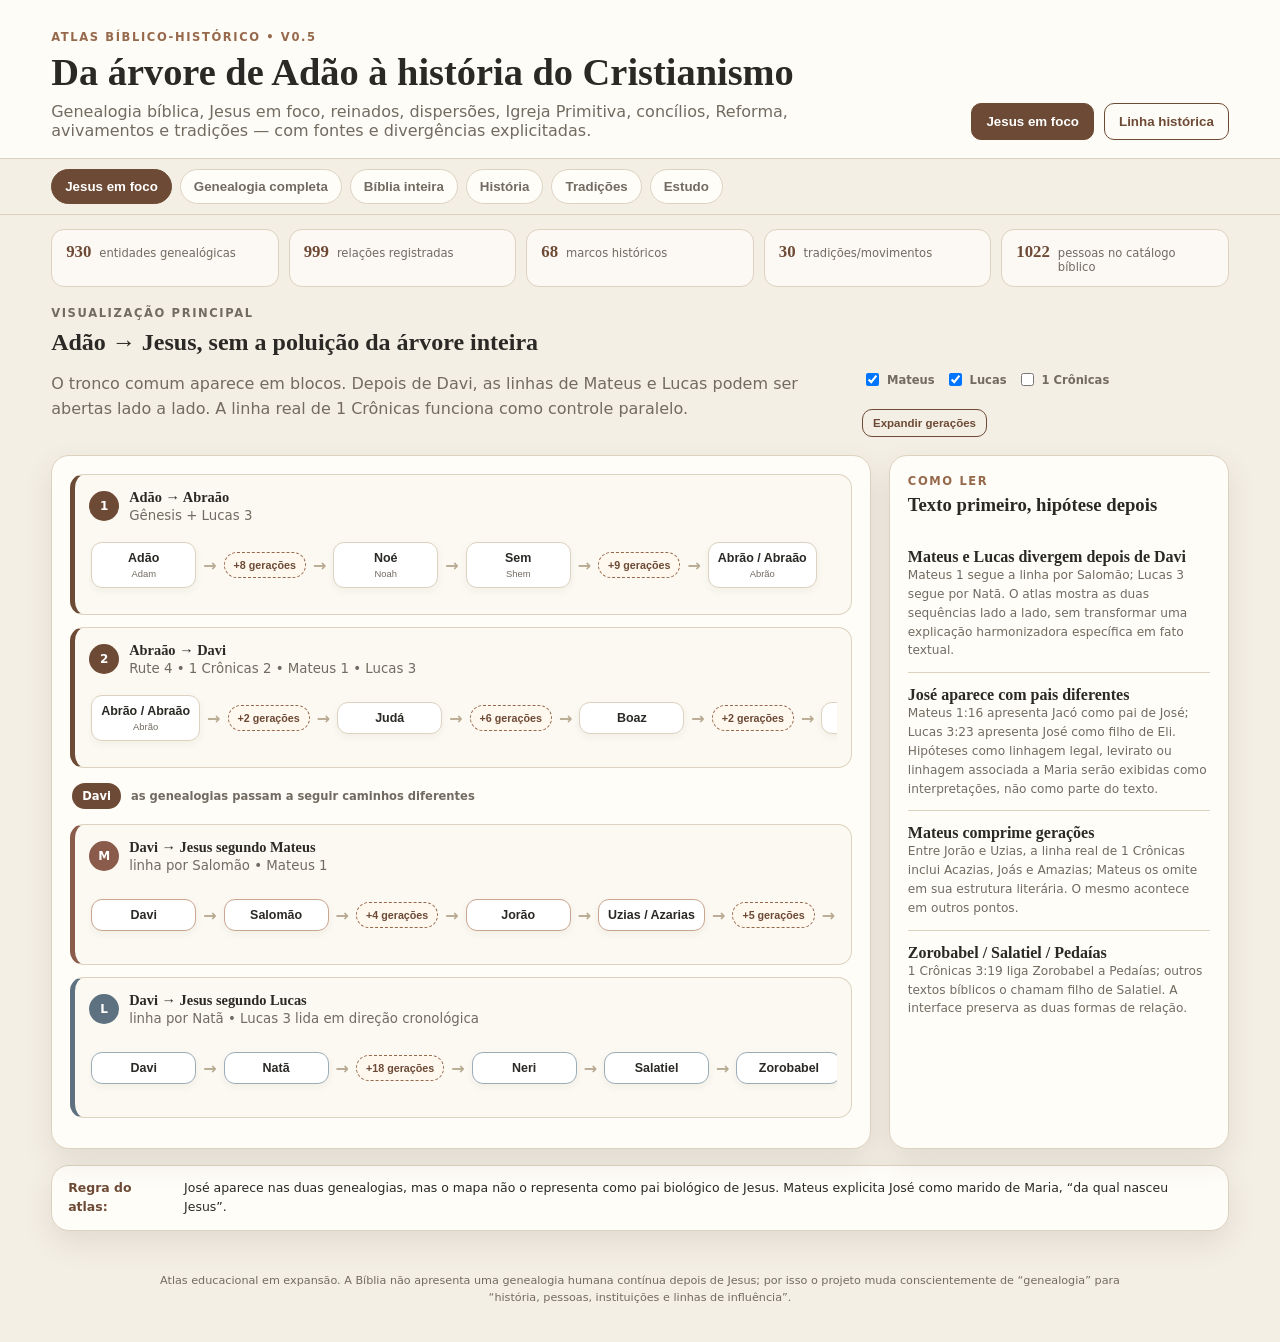
<file: atlas-biblico-historico/index.html>
<!DOCTYPE html>
<html lang="pt-BR">
<head>
  <meta charset="UTF-8" />
  <meta name="viewport" content="width=device-width, initial-scale=1.0" />
  <meta name="description" content="Atlas Bíblico-Histórico interativo: genealogias de Adão a Jesus, linhas de Mateus, Lucas e Crônicas, história de Israel, Igreja antiga, Reforma, avivamentos e tradições cristãs." />
  <title>Atlas Bíblico-Histórico — v0.5</title>
  <link rel="stylesheet" href="styles.css" />
</head>
<body>
  <header class="topbar atlas-topbar">
    <div>
      <p class="eyebrow">Atlas Bíblico-Histórico • v0.5</p>
      <h1>Da árvore de Adão à história do Cristianismo</h1>
      <p class="subtitle">Genealogia bíblica, Jesus em foco, reinados, dispersões, Igreja Primitiva, concílios, Reforma, avivamentos e tradições — com fontes e divergências explicitadas.</p>
    </div>
    <div class="header-actions">
      <button class="button" data-go-tab="jesus">Jesus em foco</button>
      <button class="button secondary" data-go-tab="history">Linha histórica</button>
    </div>
  </header>

  <nav class="atlas-tabs" aria-label="Áreas do atlas">
    <button class="atlas-tab active" data-tab="jesus">Jesus em foco</button>
    <button class="atlas-tab" data-tab="genealogy">Genealogia completa</button>
    <button class="atlas-tab" data-tab="canon">Bíblia inteira</button>
    <button class="atlas-tab" data-tab="history">História</button>
    <button class="atlas-tab" data-tab="traditions">Tradições</button>
    <button class="atlas-tab" data-tab="study">Estudo</button>
  </nav>

  <section class="stats atlas-stats" aria-label="Resumo da base">
    <div><strong id="peopleCount">0</strong><span>entidades genealógicas</span></div>
    <div><strong id="relationCount">0</strong><span>relações registradas</span></div>
    <div><strong id="historyCount">0</strong><span>marcos históricos</span></div>
    <div><strong id="traditionCount">0</strong><span>tradições/movimentos</span></div>
    <div><strong id="canonicalCount">0</strong><span>pessoas no catálogo bíblico</span></div>
  </section>

  <!-- JESUS EM FOCO -->
  <section class="atlas-page active" data-page="jesus">
    <div class="page-intro">
      <div>
        <p class="eyebrow">Visualização principal</p>
        <h2>Adão → Jesus, sem a poluição da árvore inteira</h2>
        <p>O tronco comum aparece em blocos. Depois de Davi, as linhas de Mateus e Lucas podem ser abertas lado a lado. A linha real de 1 Crônicas funciona como controle paralelo.</p>
      </div>
      <div class="compact-controls">
        <label class="toggle-row"><input type="checkbox" id="focusMatthew" checked><span>Mateus</span></label>
        <label class="toggle-row"><input type="checkbox" id="focusLuke" checked><span>Lucas</span></label>
        <label class="toggle-row"><input type="checkbox" id="focusChronicles"><span>1 Crônicas</span></label>
        <button id="toggleFocusDensity" class="button secondary small">Expandir gerações</button>
      </div>
    </div>

    <div class="focus-shell">
      <section class="focus-panel">
        <div id="jesusFocus" class="jesus-focus"></div>
      </section>
      <aside class="focus-notes">
        <p class="eyebrow">Como ler</p>
        <h3>Texto primeiro, hipótese depois</h3>
        <div id="jesusNotes"></div>
      </aside>
    </div>

    <section class="source-callout">
      <strong>Regra do atlas:</strong>
      <span>José aparece nas duas genealogias, mas o mapa não o representa como pai biológico de Jesus. Mateus explicita José como marido de Maria, “da qual nasceu Jesus”.</span>
    </section>
  </section>

  <!-- GENEALOGIA COMPLETA -->
  <section class="atlas-page" data-page="genealogy">
    <section class="controls" aria-label="Controles do mapa">
      <label class="search-wrap">
        <span>Buscar nome</span>
        <input id="searchInput" type="search" placeholder="Ex.: Davi, Zorobabel, Natã, José..." autocomplete="off" />
      </label>
      <label>
        <span>Visualização</span>
        <select id="viewMode">
          <option value="mainline">Linha principal: Adão → Israel</option>
          <option value="davidic" selected>Judá → Davi → linha real</option>
          <option value="jesusMatthew">Mateus 1</option>
          <option value="jesusLuke">Lucas 3</option>
          <option value="all">Tudo na base genealógica</option>
          <option value="cain">Ramo de Caim</option>
          <option value="nations">Tabela das Nações</option>
          <option value="terah">Família de Terá</option>
          <option value="abraham">Família de Abraão</option>
          <option value="ishmael">Ramo de Ismael</option>
          <option value="esau">Esaú / Edom</option>
          <option value="israel">Jacó / Israel e os doze filhos</option>
          <option value="egypt">Família que entra no Egito</option>
          <option value="chronicles4">1 Crônicas 4 — Judá/Simeão</option>
          <option value="chronicles5">1 Crônicas 5 — Rúben/Gade/Manassés</option>
          <option value="levites">1 Crônicas 6 — Levi/sacerdócio</option>
          <option value="chronicles7">1 Crônicas 7 — tribos</option>
          <option value="benjaminSaul">1 Crônicas 8–9 — Benjamim/Saul</option>
          <option value="postexilic">Pós-exílio — Esdras/Neemias</option>
        </select>
      </label>
      <label>
        <span>Filtrar fonte</span>
        <select id="sourceFilter">
          <option value="all">Todas as fontes</option>
          <option value="genesis">Gênesis</option>
          <option value="ruth">Rute</option>
          <option value="samuel">Samuel</option>
          <option value="chronicles">1 Crônicas</option>
          <option value="matthew">Mateus</option>
          <option value="luke">Lucas</option>
          <option value="septuagint">Septuaginta / variante</option>
          <option value="numbers">Números</option>
          <option value="ezra">Esdras</option>
          <option value="nehemiah">Neemias</option>
        </select>
      </label>
      <label class="toggle-row"><input type="checkbox" id="showVariants" checked /><span>Variantes</span></label>
      <label class="toggle-row"><input type="checkbox" id="showPeopleGroups" checked /><span>Povos/clãs</span></label>
      <button id="resetView" class="button secondary">Centralizar</button>
      <button id="focusMainline" class="button">Adão → Israel</button>
    </section>

    <main class="layout">
      <section class="map-panel">
        <div class="legend">
          <span><i class="line-sample direct"></i> pai/origem</span>
          <span><i class="line-sample mother-line"></i> mãe</span>
          <span><i class="line-sample spouse-line"></i> casamento/contexto</span>
          <span><i class="line-sample variant"></i> variante textual</span>
          <span><i class="line-sample genealogy-line"></i> genealogia condensada</span>
          <span><i class="dot normal"></i> pessoa</span>
          <span><i class="dot people"></i> povo/clã</span>
          <span><i class="dot noted"></i> possui observação</span>
        </div>
        <div id="viewport" class="viewport">
          <div id="world" class="world">
            <svg id="connections" class="connections" aria-hidden="true"></svg>
            <div id="nodes" class="nodes"></div>
          </div>
        </div>
        <div class="zoom-help">Arraste para mover • roda para zoom • clique em um nome para referências e linhagem até Adão.</div>
      </section>

      <aside class="details-panel" id="detailsPanel">
        <div class="empty-state">
          <div class="seal">✦</div>
          <h2>Explore a genealogia</h2>
          <p>Selecione uma pessoa, povo ou clã para ver referências, parentesco, variações de nome e notas.</p>
        </div>
      </aside>
    </main>

    <section class="timeline-section compact-subsection">
      <div class="section-heading">
        <div><p class="eyebrow">Narrativa bíblica</p><h2>Eventos ligados à árvore</h2></div>
        <p class="timeline-note">Esta faixa continua sendo a cronologia narrativa da base de Gênesis; a linha histórica ampliada está na aba História.</p>
      </div>
      <div id="timeline" class="timeline"></div>
    </section>

    <section class="chronology-section compact-subsection">
      <div class="section-heading">
        <div><p class="eyebrow">Cronologia textual</p><h2>Idades registradas</h2></div>
        <p class="timeline-note">Idades bíblicas são mantidas como dados do texto, sem converter automaticamente em uma única cronologia absoluta.</p>
      </div>
      <div id="ageTable" class="age-grid"></div>
    </section>
  </section>


  <!-- BÍBLIA INTEIRA / COBERTURA -->
  <section class="atlas-page" data-page="canon">
    <div class="page-intro">
      <div>
        <p class="eyebrow">Cobertura verificável do cânon</p>
        <h2>Da genealogia ao catálogo de pessoas nomeadas</h2>
        <p>Nem toda pessoa da Bíblia pertence a uma genealogia. Esta área mostra o que já está indexado por livro e separa <strong>relações familiares</strong> de <strong>pessoas apenas narrativamente mencionadas</strong>.</p>
      </div>
      <div class="compact-controls">
        <input id="canonSearch" class="history-search" type="search" placeholder="Buscar Pedro, Esdras, Antipas..." />
        <select id="canonSectionFilter">
          <option value="all">Todas as seções</option>
          <option value="Evangelhos">Evangelhos</option>
          <option value="Atos">Atos</option>
          <option value="Epístolas/Apocalipse">Epístolas / Apocalipse</option>
        </select>
      </div>
    </div>

    <section class="canon-summary">
      <article><strong id="canonGenealogyCount">0</strong><span>entidades na base genealógica</span></article>
      <article><strong id="canonRelationshipCount">0</strong><span>relações genealógicas</span></article>
      <article><strong id="canonFigureCount">0</strong><span>pessoas narrativas catalogadas</span></article>
      <article><strong id="canonCoverageCount">0</strong><span>blocos de cobertura auditados</span></article>
    </section>

    <section class="coverage-section">
      <div class="section-heading">
        <div><p class="eyebrow">Progresso</p><h2>Cobertura por livro / bloco</h2></div>
        <p class="timeline-note">“Completo” significa completo para o recorte indicado, não que todo personagem daquele livro já esteja cadastrado.</p>
      </div>
      <div id="bibleCoverage" class="coverage-grid"></div>
    </section>

    <section class="canon-figures-section">
      <div class="section-heading">
        <div><p class="eyebrow">Novo Testamento</p><h2>Pessoas nomeadas fora das genealogias</h2></div>
        <p class="timeline-note">Essas pessoas não são desenhadas como “descendentes de Jesus”. Elas formam um catálogo histórico-narrativo separado.</p>
      </div>
      <div id="canonFigures" class="canon-figures-grid"></div>
    </section>

    <section class="source-callout canon-endpoint-note">
      <strong>Sobre o “último homem da Bíblia”:</strong>
      <span>não existe uma cadeia genealógica contínua até o fim do Novo Testamento. Nos últimos livros do cânon aparecem pessoas como Gaio, Diótrefes e Demétrio em 3 João e João/Antipas em Apocalipse. O atlas os registra como pessoas do texto, não como continuação genealógica de Adão → Jesus.</span>
    </section>
  </section>

  <!-- HISTÓRIA -->
  <section class="atlas-page" data-page="history">
    <div class="page-intro">
      <div>
        <p class="eyebrow">Da história de Israel aos dias atuais</p>
        <h2>Linha histórica em camadas</h2>
        <p>Marcos bíblicos, dispersões judaicas, Império Romano, perseguições, concílios, cismas, Reforma, missões, avivamentos e movimentos modernos.</p>
      </div>
      <div class="compact-controls">
        <label>
          <span>Filtrar período</span>
          <select id="historyEraFilter">
            <option value="all">Todos</option>
            <option value="Israel">Israel / Segundo Templo</option>
            <option value="Igreja">Igreja antiga</option>
            <option value="Medieval">Medieval</option>
            <option value="Reforma">Reforma</option>
            <option value="Avivamentos">Avivamentos</option>
            <option value="Pentecostal">Pentecostal / atual</option>
          </select>
        </label>
        <input id="historySearch" class="history-search" type="search" placeholder="Nero, Constantino, Reforma..." />
      </div>
    </div>

    <section class="apostolic-section">
      <div class="section-heading">
        <div><p class="eyebrow">Após Atos 2</p><h2>Pessoas da era apostólica registradas no Novo Testamento</h2></div>
        <p class="timeline-note">Aqui distinguimos o que o próprio Novo Testamento registra do que tradições posteriores dizem sobre viagens ou mortes dos apóstolos.</p>
      </div>
      <div id="apostolicFigures" class="apostolic-grid"></div>
    </section>

    <div id="historyTimeline" class="history-timeline"></div>

    <section class="rulers-section">
      <div class="section-heading">
        <div><p class="eyebrow">Linha de reinados</p><h2>Governantes que ajudam a localizar a história</h2></div>
        <p class="timeline-note">Para a Antiguidade, datas podem variar alguns anos conforme a cronologia adotada. O objetivo aqui é orientação, não falsa precisão.</p>
      </div>
      <div id="rulerTracks" class="ruler-tracks"></div>
    </section>
  </section>

  <!-- TRADIÇÕES -->
  <section class="atlas-page" data-page="traditions">
    <div class="page-intro">
      <div>
        <p class="eyebrow">História das tradições cristãs</p>
        <h2>Não é uma “árvore de quem está certo”</h2>
        <p>As linhas abaixo significam continuidade, reforma, separação, influência ou sobreposição. Elas não declaram legitimidade teológica nem apostolicidade de um ramo.</p>
      </div>
      <div class="tradition-legend">
        <span><i class="edge-pill continuidade"></i> continuidade</span>
        <span><i class="edge-pill reforma"></i> reforma</span>
        <span><i class="edge-pill separacao"></i> separação</span>
        <span><i class="edge-pill influencia"></i> influência</span>
      </div>
    </div>

    <div class="tradition-layout">
      <section>
        <div id="traditionMap" class="tradition-map"></div>
      </section>
      <aside id="traditionDetails" class="tradition-details">
        <p class="eyebrow">Selecione um ramo</p>
        <h3>Mapa histórico-teológico</h3>
        <p>Clique em uma tradição para ver período, descrição, relações e alguns nomes importantes.</p>
      </aside>
    </div>

    <section class="brazil-section">
      <div class="section-heading">
        <div><p class="eyebrow">Recorte brasileiro</p><h2>Pentecostalismo: movimentos e nomes</h2></div>
        <p class="timeline-note">“Pentecostal”, “segunda onda”, “neopentecostal” e categorias semelhantes são ferramentas historiográficas; fronteiras variam entre pesquisadores e igrejas.</p>
      </div>
      <div id="brazilPentecostal" class="brazil-grid"></div>
    </section>
  </section>

  <!-- ESTUDO -->
  <section class="atlas-page" data-page="study">
    <section class="study-section standalone-study">
      <div class="section-heading">
        <div><p class="eyebrow">Memorização ativa</p><h2>Modo estudo</h2></div>
        <p class="timeline-note">As perguntas genealógicas são geradas diretamente da base de relações.</p>
      </div>
      <div class="quiz-shell">
        <div class="quiz-main">
          <div class="quiz-meta"><span>Desafio genealógico</span><strong id="quizScore">0/0</strong></div>
          <h3 id="quizQuestion">Carregando pergunta…</h3>
          <div id="quizAnswers" class="quiz-answers"></div>
          <div id="quizFeedback" class="quiz-feedback"></div>
        </div>
        <aside class="study-tip">
          <strong>Estratégia de memorização</strong>
          <p>Domine primeiro Adão → Noé → Abraão → Davi → Jesus. Depois abra Mateus e Lucas separadamente; só então estude os ramos laterais e a história pós-apostólica.</p>
          <button id="newQuiz" class="button secondary small">Nova pergunta</button>
        </aside>
      </div>
    </section>

    <section class="sources-section">
      <div class="section-heading">
        <div><p class="eyebrow">Metodologia</p><h2>Quatro tipos de afirmação</h2></div>
      </div>
      <div class="source-grid">
        <article><strong>Texto bíblico</strong><p>Nome, relação ou evento explicitamente registrado em uma passagem.</p></article>
        <article><strong>Variante textual</strong><p>Diferenças entre manuscritos/tradições são preservadas e marcadas.</p></article>
        <article><strong>Reconstrução histórica</strong><p>Datas, impérios e acontecimentos recebem linguagem aproximativa quando necessário.</p></article>
        <article><strong>Interpretação teológica</strong><p>Explicações de divergências e classificações denominacionais são identificadas como interpretações.</p></article>
      </div>
    </section>
  </section>

  <footer>
    Atlas educacional em expansão. A Bíblia não apresenta uma genealogia humana contínua depois de Jesus; por isso o projeto muda conscientemente de “genealogia” para “história, pessoas, instituições e linhas de influência”.
  </footer>

  <script src="data.js"></script>
  <script src="expansion.js"></script>
  <script src="data/canon-v05.js"></script>
  <script src="app.js"></script>
  <script src="hub.js"></script>
  <script src="canon-ui.js"></script>
</body>
</html>
</file>
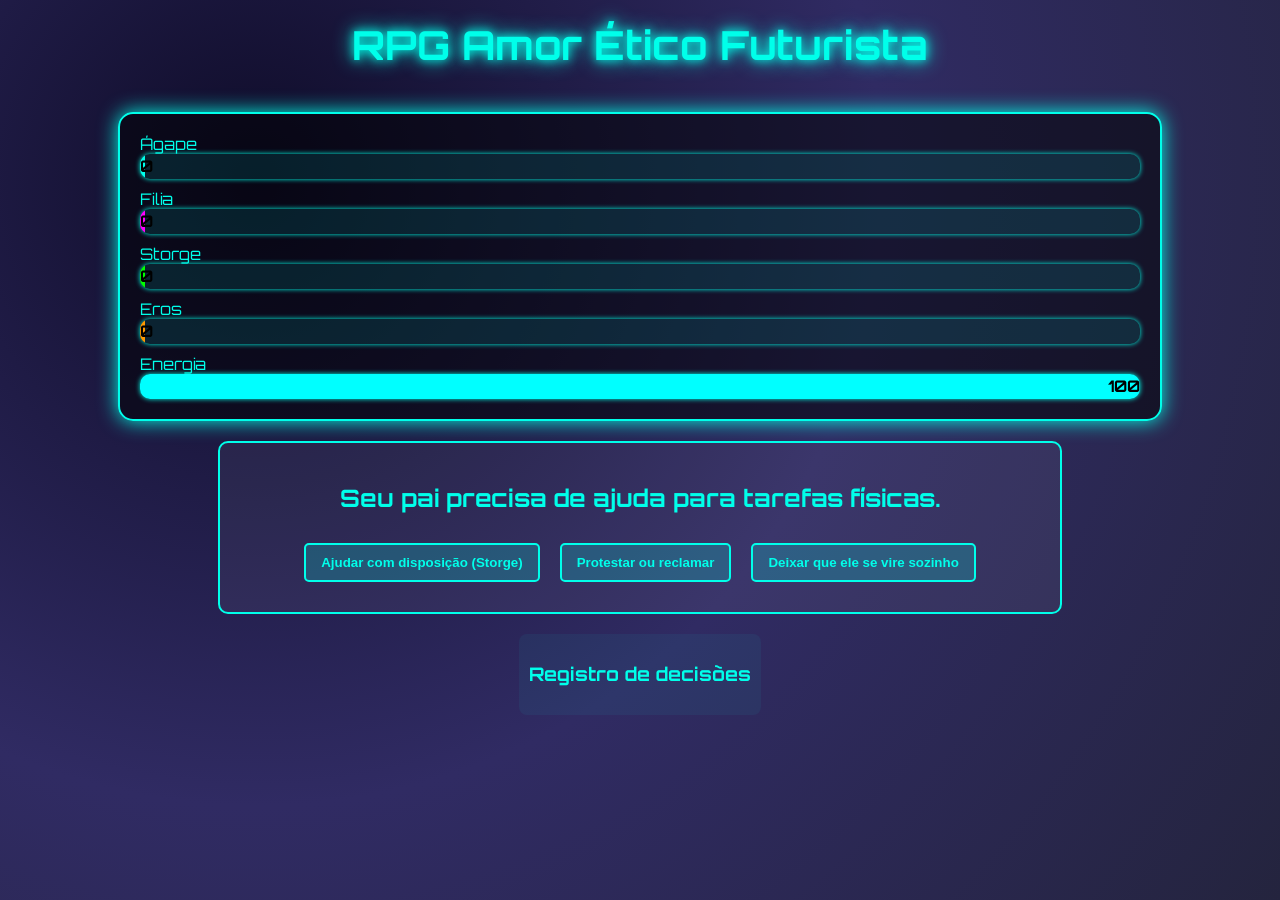
<file: gamezinhoTL/index.html>
<!DOCTYPE html>
<html lang="pt-BR">
<head>
<meta charset="UTF-8">
<meta name="viewport" content="width=device-width, initial-scale=1.0">
<title>RPG de Amor Ético Futurista</title>
<style>
@import url('https://fonts.googleapis.com/css2?family=Orbitron:wght@500&display=swap');

body {
  margin: 0;
  font-family: 'Orbitron', sans-serif;
  background: radial-gradient(circle at 20% 20%, #0f0c29, #302b63, #24243e);
  color: #00ffea;
  display: flex;
  flex-direction: column;
  align-items: center;
  min-height: 100vh;
  overflow-x: hidden;
}

h1 {
  margin-top: 20px;
  font-size: 2.5em;
  text-shadow: 0 0 10px #00ffea, 0 0 20px #00ffea;
}

.panel {
  margin-top: 20px;
  width: 90%;
  max-width: 1000px;
  background: rgba(0,0,0,0.5);
  border: 2px solid #00ffea;
  border-radius: 15px;
  padding: 20px;
  box-shadow: 0 0 20px #00ffea;
}

.stats {
  display: flex;
  flex-direction: column;
  gap: 10px;
  margin-top: 15px;
}

.bar-container {
  width: 100%;
  background: rgba(0,255,234,0.1);
  border-radius: 10px;
  overflow: hidden;
  height: 25px;
  box-shadow: 0 0 5px #00ffea;
}

.bar {
  height: 100%;
  width: 0%;
  text-align: right;
  padding-right: 5px;
  line-height: 25px;
  color: #000;
  font-weight: bold;
}

.bar.agape { background: #00ffea; }
.bar.filia { background: #ff00ff; }
.bar.storge { background: #00ff00; }
.bar.eros { background: #ff9900; }
.bar.energy { background: #00ffff; }

.game {
  margin-top: 20px;
  background: rgba(255,255,255,0.05);
  border: 2px solid #00ffea;
  border-radius: 10px;
  padding: 20px;
  width: 90%;
  max-width: 800px;
  text-align: center;
}

.game button {
  background: rgba(0,255,234,0.2);
  border: 2px solid #00ffea;
  padding: 10px 15px;
  margin: 10px;
  border-radius: 5px;
  cursor: pointer;
  color: #00ffea;
  font-weight: bold;
  transition: all 0.2s;
}

.game button:hover {
  background: #00ffea;
  color: #000;
}

.log {
  margin-top: 20px;
  background: rgba(0,255,234,0.05);
  padding: 10px;
  border-radius: 8px;
  max-height: 300px;
  overflow-y: auto;
}

</style>
</head>
<body>
<h1>RPG Amor Ético Futurista</h1>

<div class="panel stats">
  <div>Ágape <div class="bar-container"><div id="agape-bar" class="bar agape">0</div></div></div>
  <div>Filia <div class="bar-container"><div id="filia-bar" class="bar filia">0</div></div></div>
  <div>Storge <div class="bar-container"><div id="storge-bar" class="bar storge">0</div></div></div>
  <div>Eros <div class="bar-container"><div id="eros-bar" class="bar eros">0</div></div></div>
  <div>Energia <div class="bar-container"><div id="energy-bar" class="bar energy">100</div></div></div>
</div>

<div class="game">
  <h2 id="situation-text">Carregando situação...</h2>
  <div id="choices"></div>
</div>

<div class="log">
  <h3>Registro de decisões</h3>
  <div id="log-entries"></div>
</div>

<script>
let player = {
  agape: 0,
  filia: 0,
  storge: 0,
  eros: 0,
  energy: 100
};

const situations = [
  {
    text: "Sua mãe está irritada e te critica injustamente.",
    options: [
      {text:"Acalmar e agir com paciência (Ágape)", effects:{agape:10, energy:5}},
      {text:"Responder irritado", effects:{agape:-5, energy:-10}},
      {text:"Ignorar", effects:{energy:-2}}
    ]
  },
  {
    text: "Um amigo confia em você para um conselho delicado.",
    options: [
      {text:"Ouvir com atenção e aconselhar com amor (Filia)", effects:{filia:10, energy:5}},
      {text:"Dar conselho precipitado ou crítico", effects:{filia:-5, energy:-5}},
      {text:"Evitar se envolver", effects:{energy:-2}}
    ]
  },
  {
    text: "Seu pai precisa de ajuda para tarefas físicas.",
    options: [
      {text:"Ajudar com disposição (Storge)", effects:{storge:10, energy:-2}},
      {text:"Protestar ou reclamar", effects:{storge:-5, energy:-5}},
      {text:"Deixar que ele se vire sozinho", effects:{energy:-5}}
    ]
  },
  {
    text: "Você encontra sua futura esposa. Como agir?",
    options: [
      {text:"Tratar com respeito e amor ético (Eros + Ágape)", effects:{eros:10, agape:5, energy:-2}},
      {text:"Agir impulsivamente", effects:{eros:-5, energy:-10}},
      {text:"Ignorar oportunidade de construir relacionamento saudável", effects:{energy:-5}}
    ]
  }
];

// Atualiza as barras de atributos
function updateBars() {
  document.getElementById('agape-bar').style.width = player.agape + '%';
  document.getElementById('agape-bar').textContent = player.agape;

  document.getElementById('filia-bar').style.width = player.filia + '%';
  document.getElementById('filia-bar').textContent = player.filia;

  document.getElementById('storge-bar').style.width = player.storge + '%';
  document.getElementById('storge-bar').textContent = player.storge;

  document.getElementById('eros-bar').style.width = player.eros + '%';
  document.getElementById('eros-bar').textContent = player.eros;

  document.getElementById('energy-bar').style.width = player.energy + '%';
  document.getElementById('energy-bar').textContent = player.energy;
}

// Salva progresso
function saveProgress() {
  localStorage.setItem('player', JSON.stringify(player));
  let log = JSON.parse(localStorage.getItem('log')) || [];
  localStorage.setItem('log', JSON.stringify(log));
}

// Carrega progresso
function loadProgress() {
  let savedPlayer = JSON.parse(localStorage.getItem('player'));
  if(savedPlayer) player = savedPlayer;
  let log = JSON.parse(localStorage.getItem('log')) || [];
  const logDiv = document.getElementById('log-entries');
  logDiv.innerHTML = '';
  log.forEach(e => {
    const entry = document.createElement('div');
    entry.textContent = e;
    logDiv.appendChild(entry);
  });
  updateBars();
}

// Carrega situação aleatória
function loadSituation() {
  const situation = situations[Math.floor(Math.random() * situations.length)];
  document.getElementById('situation-text').textContent = situation.text;
  const choicesDiv = document.getElementById('choices');
  choicesDiv.innerHTML = '';
  situation.options.forEach(opt => {
    const btn = document.createElement('button');
    btn.textContent = opt.text;
    btn.addEventListener('click', () => handleChoice(opt, situation.text));
    choicesDiv.appendChild(btn);
  });
}

// Processa escolha
function handleChoice(option, situationText) {
  for(const key in option.effects){
    if(player[key] !== undefined){
      player[key] += option.effects[key];
      if(player[key] > 100) player[key] = 100;
      if(player[key] < 0) player[key] = 0;
    }
  }
  updateBars();
  const logDiv = document.getElementById('log-entries');
  const entry = document.createElement('div');
  entry.style.marginBottom = "5px";
  entry.textContent = `${situationText} -> Escolha: "${option.text}"`;
  logDiv.prepend(entry);

  let log = JSON.parse(localStorage.getItem('log')) || [];
  log.unshift(`${situationText} -> Escolha: "${option.text}"`);
  localStorage.setItem('log', JSON.stringify(log));

  saveProgress();
  loadSituation();
}

// Inicialização
window.onload = () => {
  loadProgress();
  loadSituation();
};
</script>
</body>
</html>
</file>
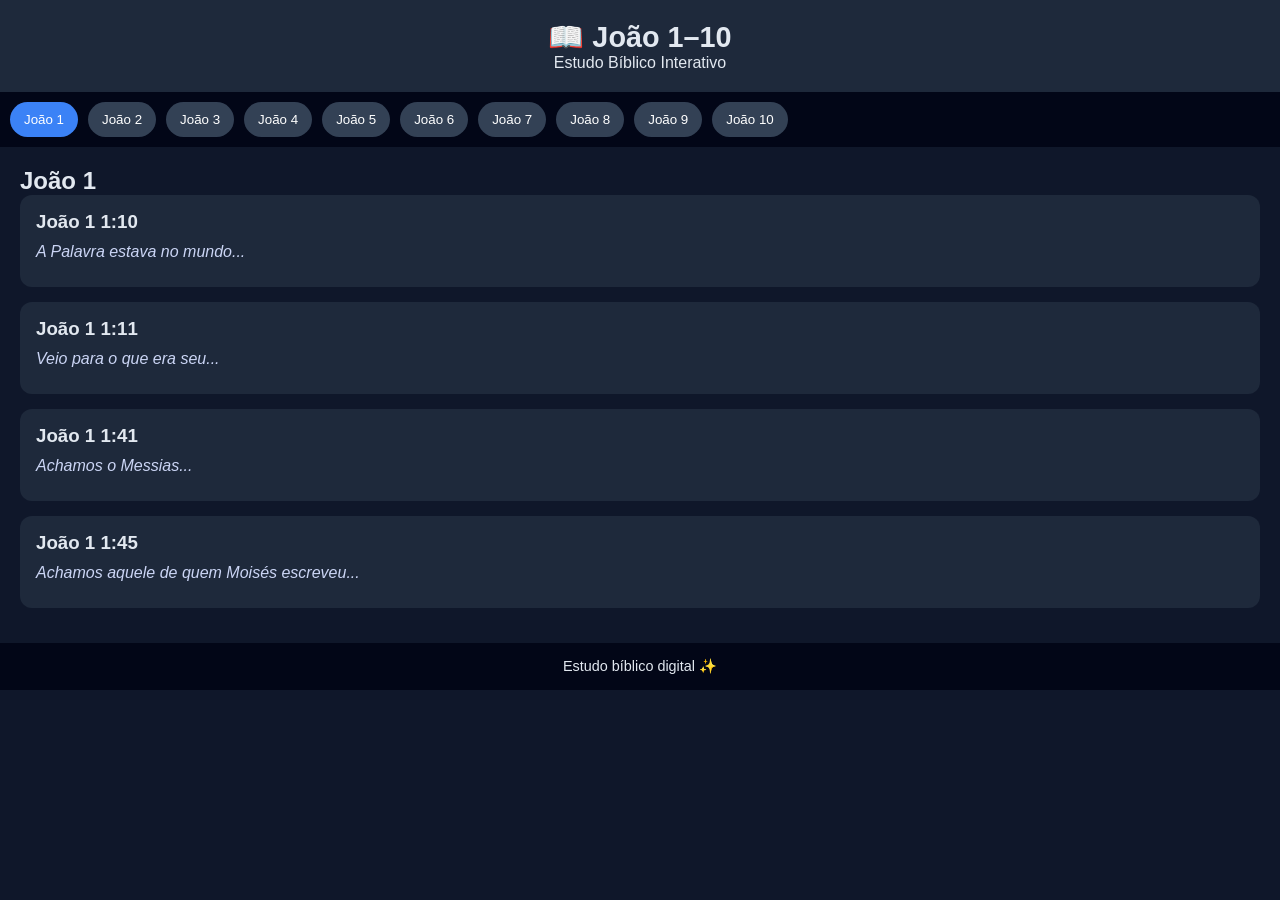
<file: john/john_verses/index.html>
<!DOCTYPE html>
<html lang="pt-BR">
<head>
  <meta charset="UTF-8">
  <meta name="viewport" content="width=device-width, initial-scale=1.0">
  <title>Estudo João 1–10</title>
  <link rel="stylesheet" href="style.css">
</head>

<body>

<header>
  <h1>📖 João 1–10</h1>
  <p>Estudo Bíblico Interativo</p>
</header>

<nav id="menu"></nav>

<main id="content"></main>

<footer>
  <p>Estudo bíblico digital ✨</p>
</footer>

<script src="script.js"></script>
</body>
</html>
</file>
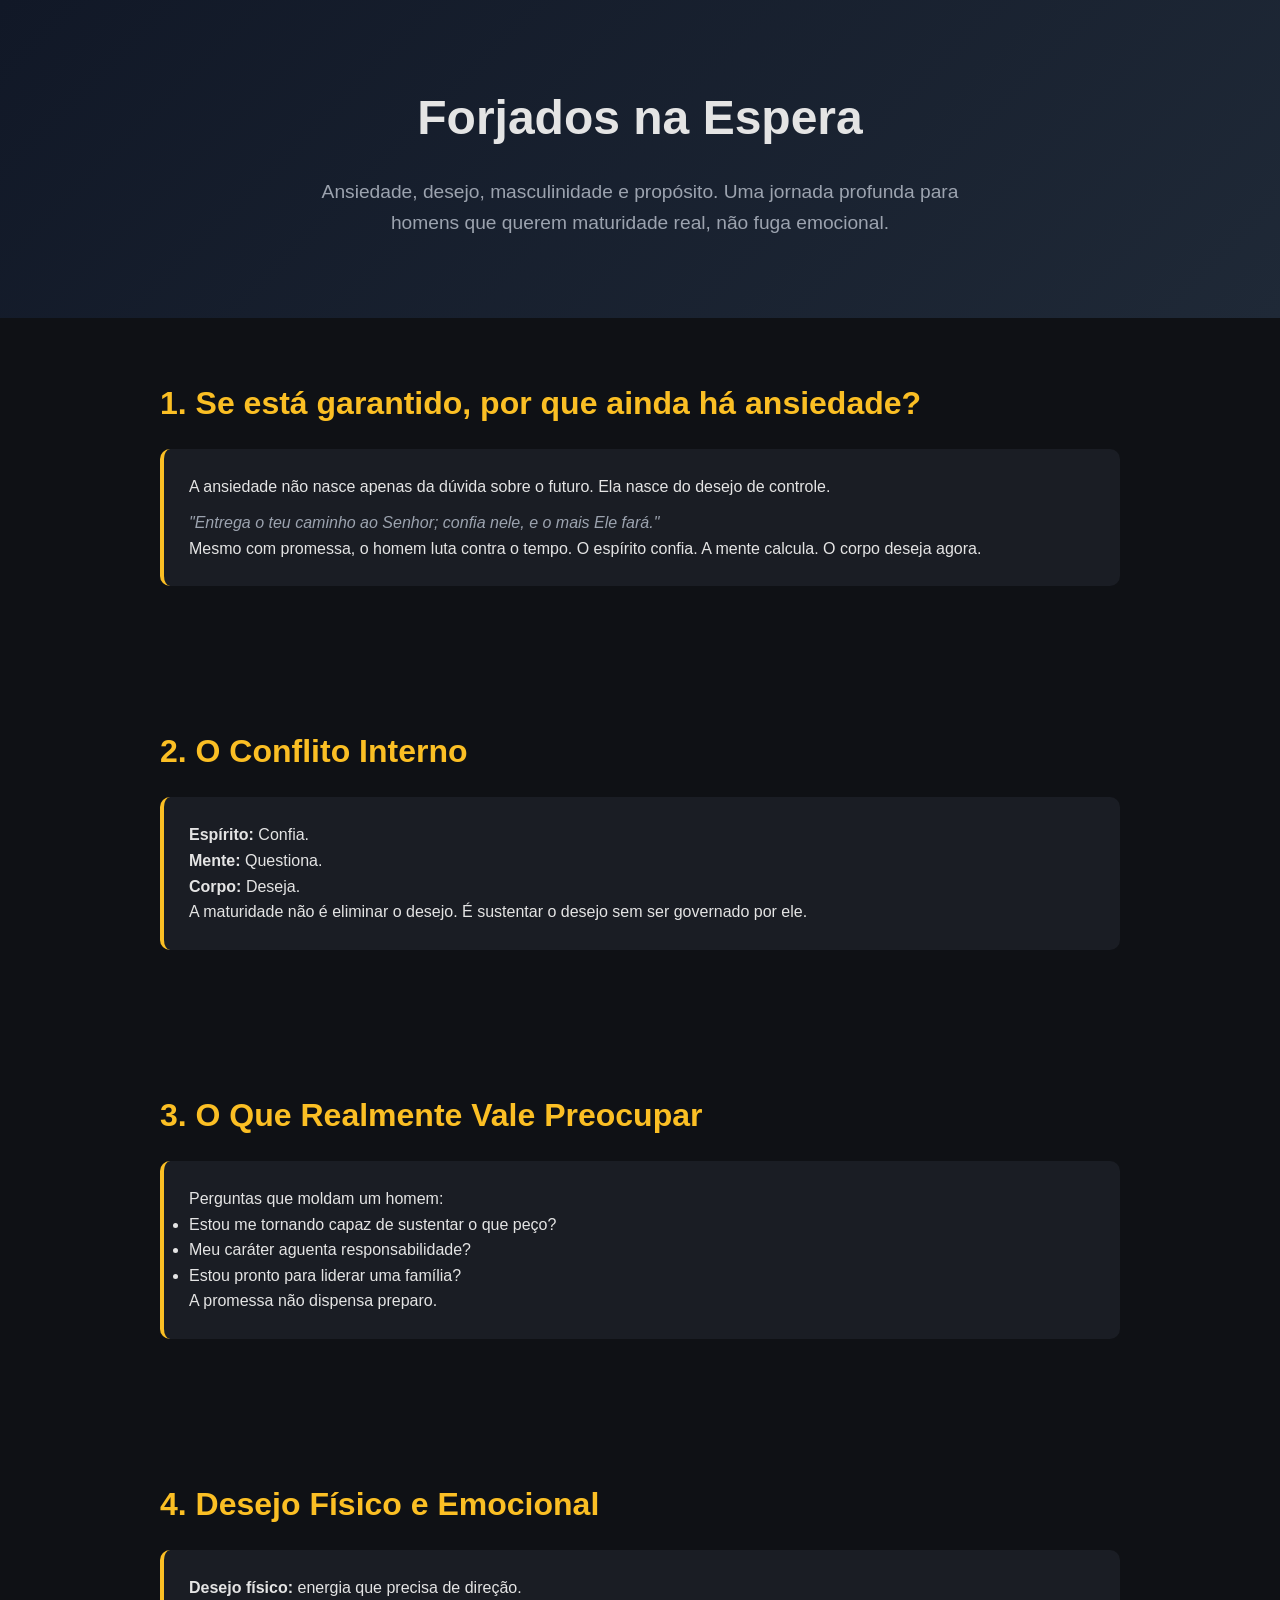
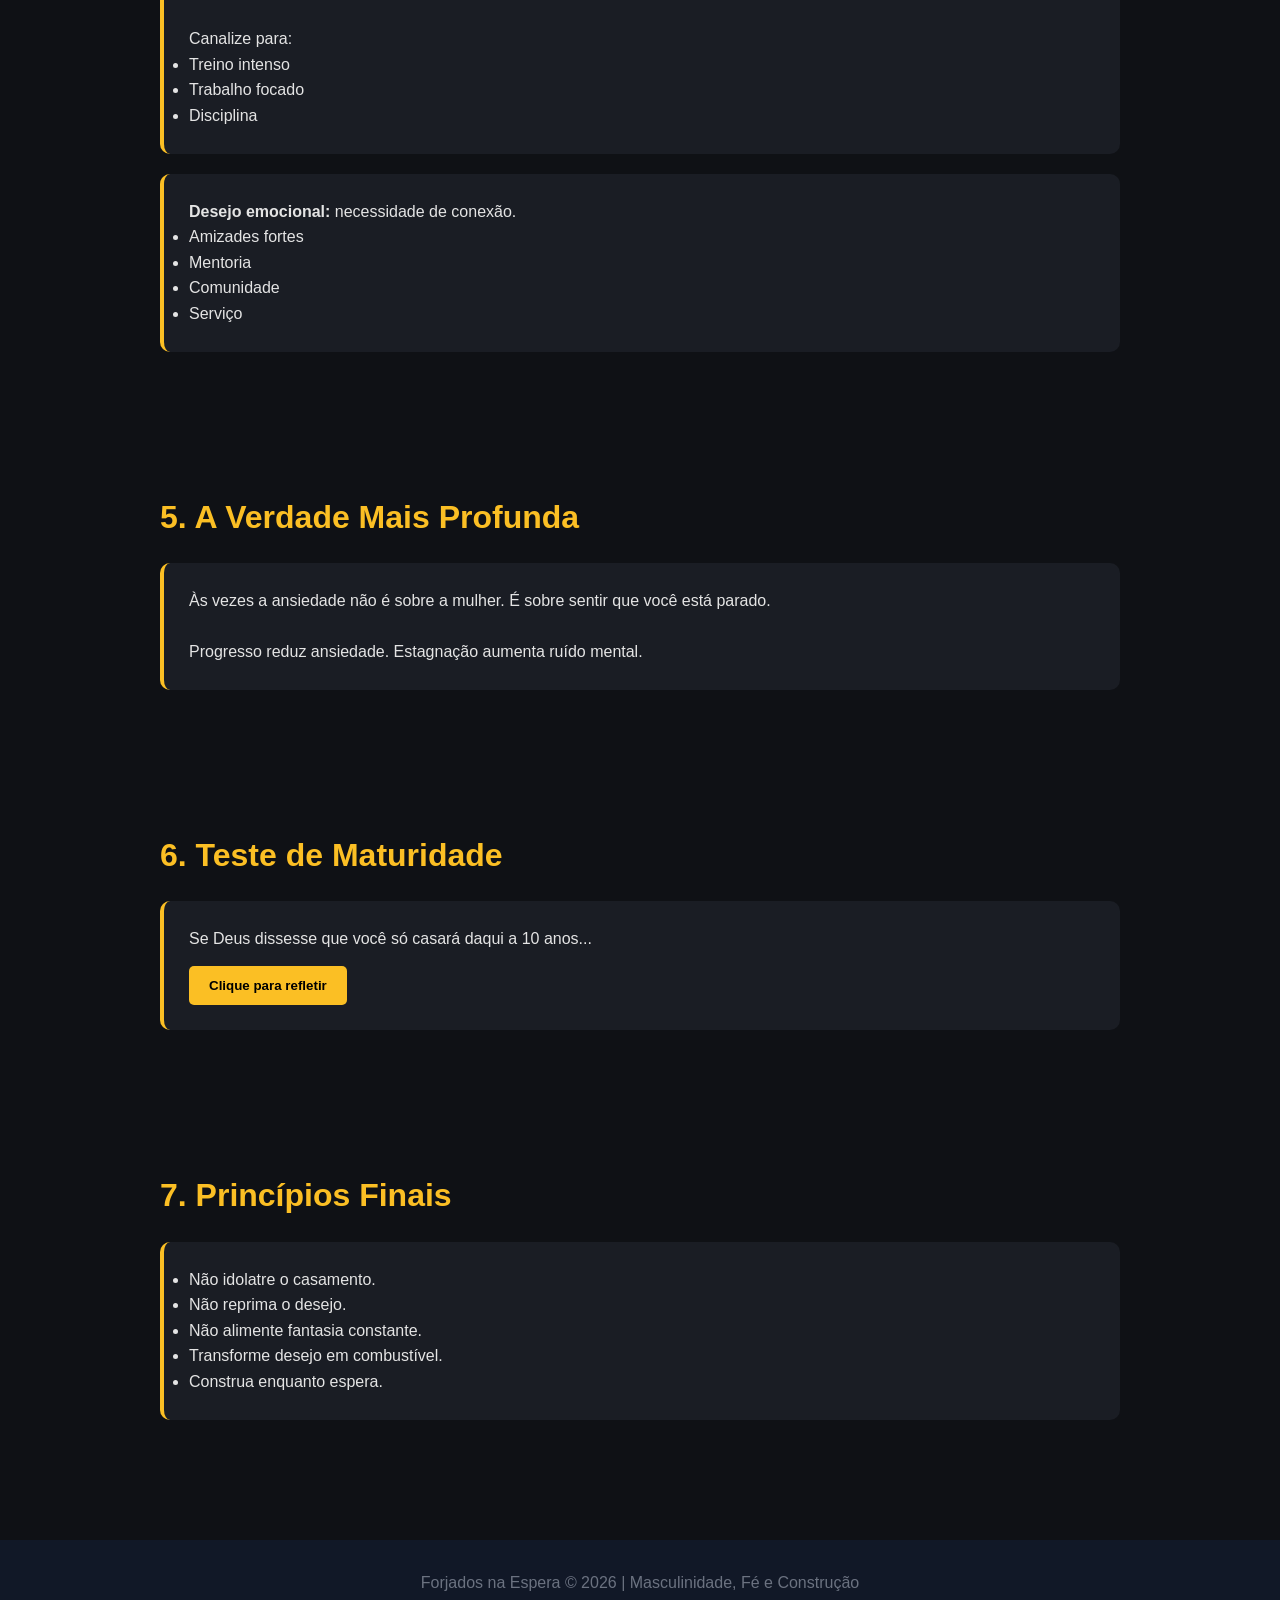
<file: carencia.html>
<!DOCTYPE html>
<html lang="pt-BR">
<head>
<meta charset="UTF-8">
<meta name="viewport" content="width=device-width, initial-scale=1.0">
<title>Forjados na Espera</title>

<style>
* {
    margin: 0;
    padding: 0;
    box-sizing: border-box;
    font-family: 'Segoe UI', sans-serif;
}

body {
    background: #0f1115;
    color: #e4e4e4;
    line-height: 1.6;
}

header {
    background: linear-gradient(135deg, #111827, #1f2937);
    padding: 80px 20px;
    text-align: center;
}

header h1 {
    font-size: 3rem;
    margin-bottom: 20px;
}

header p {
    font-size: 1.2rem;
    max-width: 700px;
    margin: auto;
    color: #9ca3af;
}

section {
    padding: 60px 20px;
    max-width: 1000px;
    margin: auto;
}

.section-title {
    font-size: 2rem;
    margin-bottom: 20px;
    color: #fbbf24;
}

.card {
    background: #1a1d24;
    padding: 25px;
    border-radius: 10px;
    margin-bottom: 20px;
    transition: 0.3s ease;
    border-left: 4px solid #fbbf24;
}

.card:hover {
    transform: translateY(-5px);
    background: #20242c;
}

.quote {
    font-style: italic;
    color: #9ca3af;
    margin-top: 10px;
}

button {
    background: #fbbf24;
    border: none;
    padding: 12px 20px;
    margin-top: 15px;
    cursor: pointer;
    border-radius: 5px;
    font-weight: bold;
}

button:hover {
    background: #f59e0b;
}

.hidden {
    display: none;
}

footer {
    text-align: center;
    padding: 30px;
    background: #111827;
    color: #6b7280;
    margin-top: 40px;
}

@media (max-width: 768px) {
    header h1 {
        font-size: 2rem;
    }
}
</style>
</head>

<body>

<header>
    <h1>Forjados na Espera</h1>
    <p>Ansiedade, desejo, masculinidade e propósito. Uma jornada profunda para homens que querem maturidade real, não fuga emocional.</p>
</header>

<section>
    <h2 class="section-title">1. Se está garantido, por que ainda há ansiedade?</h2>
    <div class="card">
        A ansiedade não nasce apenas da dúvida sobre o futuro.
        Ela nasce do desejo de controle.
        <div class="quote">
            "Entrega o teu caminho ao Senhor; confia nele, e o mais Ele fará."
        </div>
        <p>
            Mesmo com promessa, o homem luta contra o tempo.
            O espírito confia. A mente calcula. O corpo deseja agora.
        </p>
    </div>
</section>

<section>
    <h2 class="section-title">2. O Conflito Interno</h2>
    <div class="card">
        <strong>Espírito:</strong> Confia.<br>
        <strong>Mente:</strong> Questiona.<br>
        <strong>Corpo:</strong> Deseja.
        <p>
            A maturidade não é eliminar o desejo.
            É sustentar o desejo sem ser governado por ele.
        </p>
    </div>
</section>

<section>
    <h2 class="section-title">3. O Que Realmente Vale Preocupar</h2>
    <div class="card">
        Perguntas que moldam um homem:
        <ul>
            <li>Estou me tornando capaz de sustentar o que peço?</li>
            <li>Meu caráter aguenta responsabilidade?</li>
            <li>Estou pronto para liderar uma família?</li>
        </ul>
        <p>
            A promessa não dispensa preparo.
        </p>
    </div>
</section>

<section>
    <h2 class="section-title">4. Desejo Físico e Emocional</h2>
    <div class="card">
        <strong>Desejo físico:</strong> energia que precisa de direção.<br><br>
        Canalize para:
        <ul>
            <li>Treino intenso</li>
            <li>Trabalho focado</li>
            <li>Disciplina</li>
        </ul>
    </div>

    <div class="card">
        <strong>Desejo emocional:</strong> necessidade de conexão.
        <ul>
            <li>Amizades fortes</li>
            <li>Mentoria</li>
            <li>Comunidade</li>
            <li>Serviço</li>
        </ul>
    </div>
</section>

<section>
    <h2 class="section-title">5. A Verdade Mais Profunda</h2>
    <div class="card">
        Às vezes a ansiedade não é sobre a mulher.
        É sobre sentir que você está parado.
        <br><br>
        Progresso reduz ansiedade.
        Estagnação aumenta ruído mental.
    </div>
</section>

<section>
    <h2 class="section-title">6. Teste de Maturidade</h2>
    <div class="card">
        <p>Se Deus dissesse que você só casará daqui a 10 anos...</p>
        <button onclick="mostrarResposta()">Clique para refletir</button>
        <p id="resposta" class="hidden">
            Você viveria esses anos como preparação poderosa
            ou como contagem regressiva frustrada?
        </p>
    </div>
</section>

<section>
    <h2 class="section-title">7. Princípios Finais</h2>
    <div class="card">
        <ul>
            <li>Não idolatre o casamento.</li>
            <li>Não reprima o desejo.</li>
            <li>Não alimente fantasia constante.</li>
            <li>Transforme desejo em combustível.</li>
            <li>Construa enquanto espera.</li>
        </ul>
    </div>
</section>

<footer>
    Forjados na Espera © 2026 | Masculinidade, Fé e Construção
</footer>

<script>
function mostrarResposta() {
    document.getElementById("resposta").classList.toggle("hidden");
}
</script>

</body>
</html>
</file>
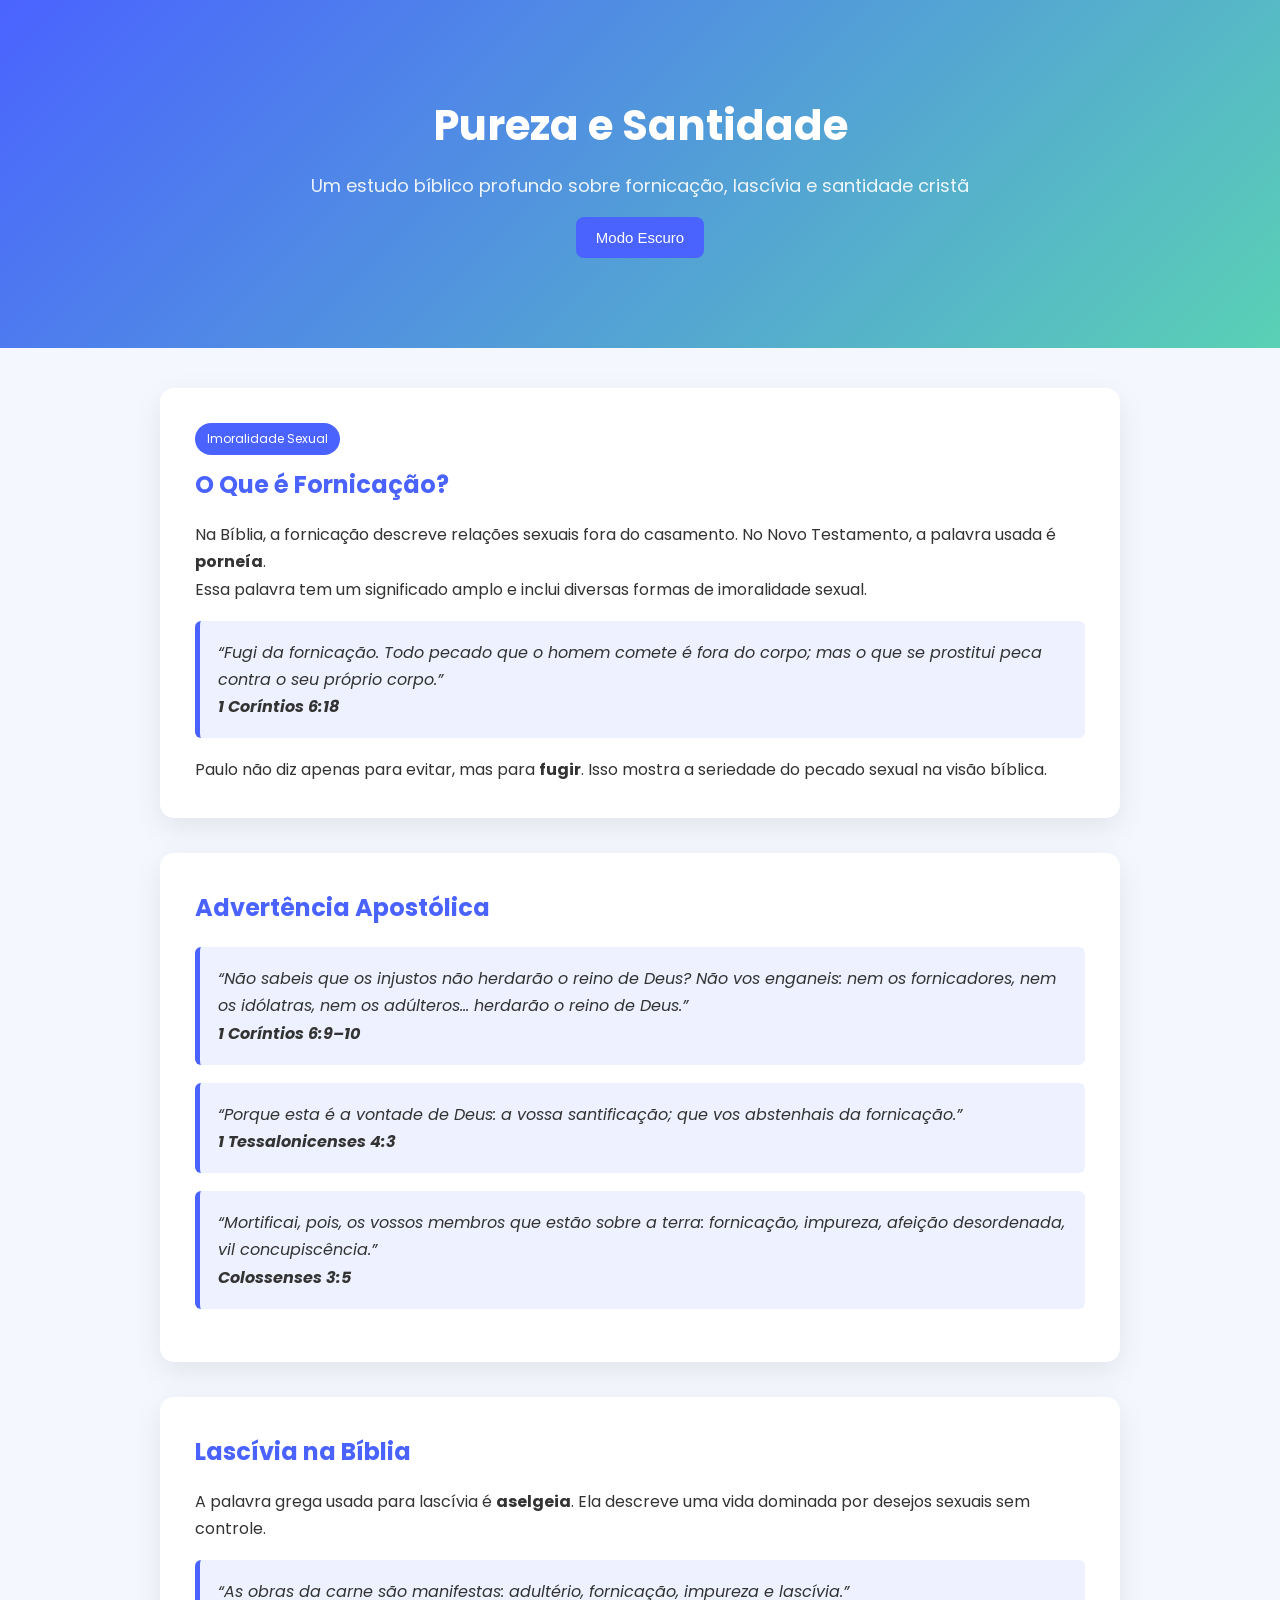
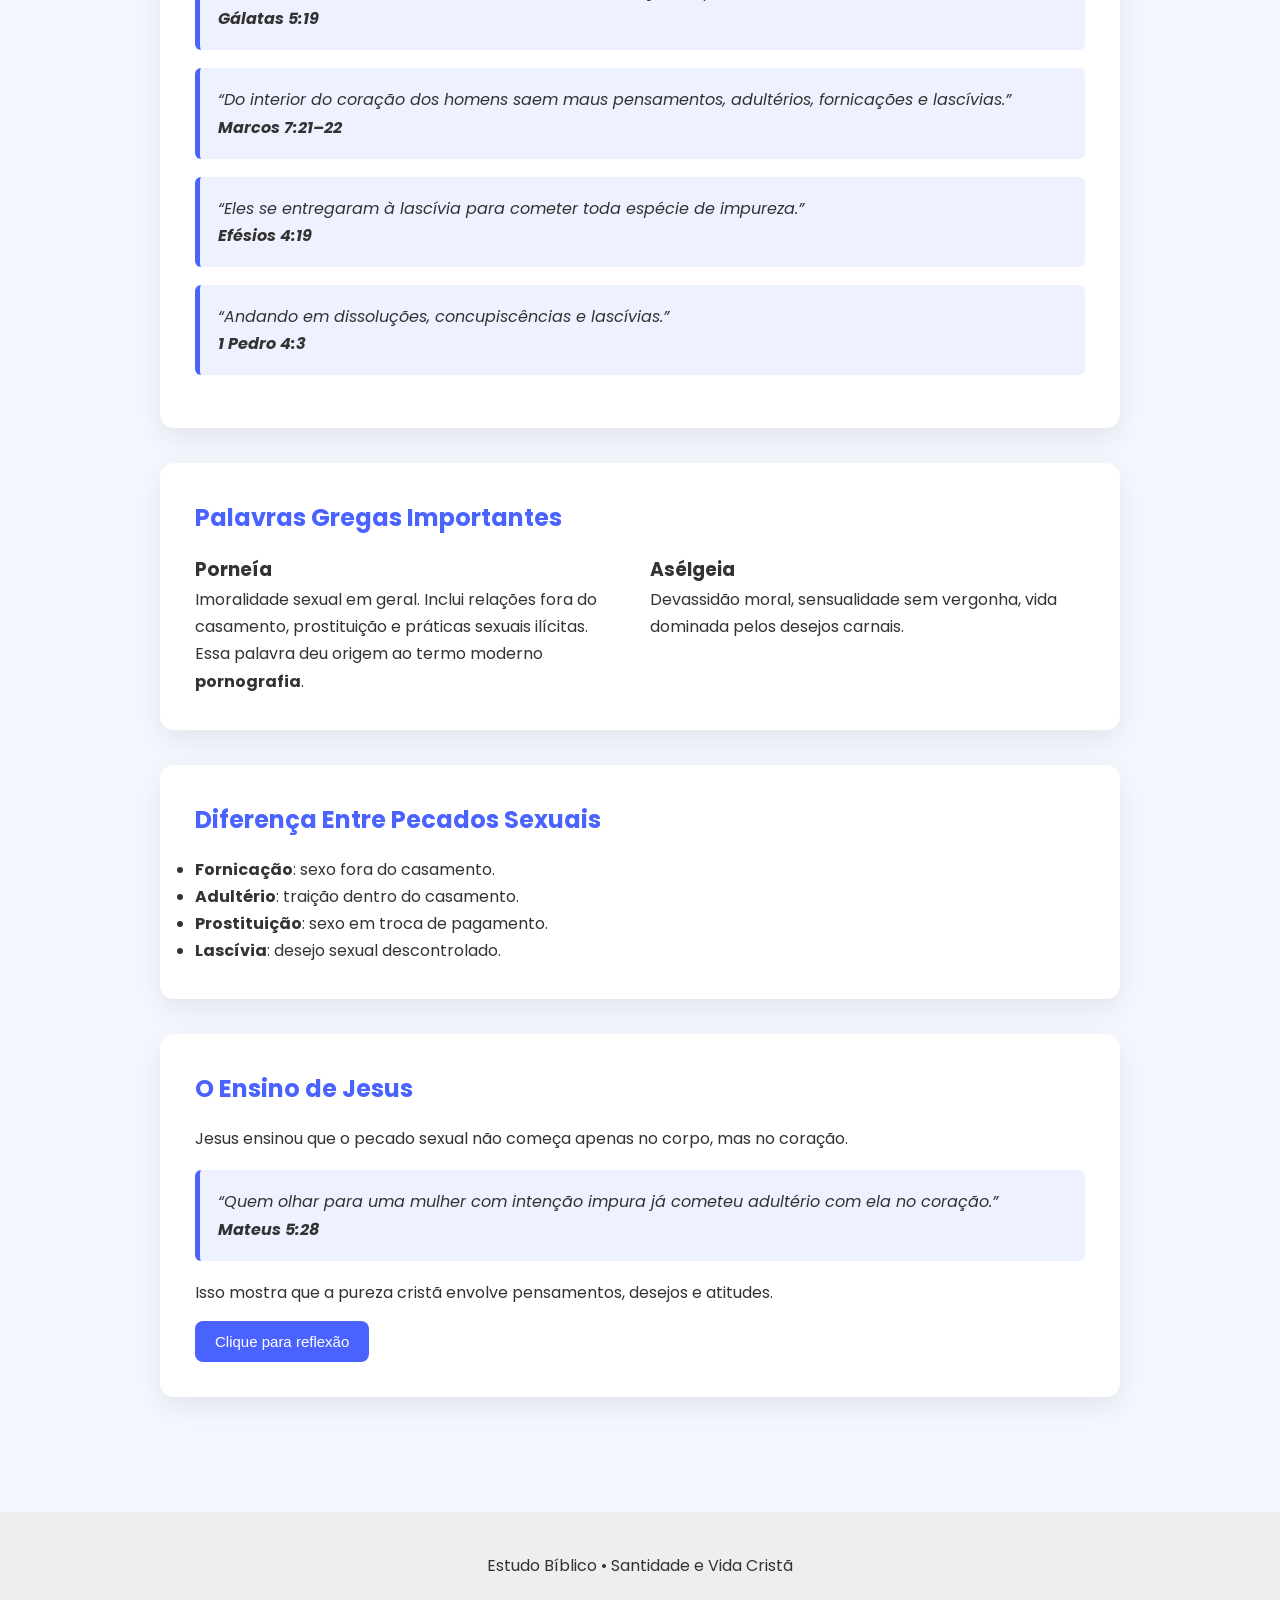
<file: pureza_santidade.html>
<!DOCTYPE html>
<html lang="pt-br">
<head>
<meta charset="UTF-8">
<meta name="viewport" content="width=device-width, initial-scale=1.0">
<title>Estudo Bíblico • Pureza e Santidade</title>

<link href="https://fonts.googleapis.com/css2?family=Poppins:wght@300;500;700&display=swap" rel="stylesheet">

<style>

*{
margin:0;
padding:0;
box-sizing:border-box;
}

body{
font-family:Poppins, sans-serif;
background:#f5f7ff;
color:#333;
line-height:1.7;
transition:0.4s;
}

.dark{
background:#121212;
color:#eee;
}

header{
background:linear-gradient(135deg,#4a63ff,#5ad1b5);
color:white;
padding:90px 20px;
text-align:center;
}

header h1{
font-size:42px;
margin-bottom:10px;
}

header p{
font-size:18px;
opacity:0.9;
}

.container{
max-width:1000px;
margin:auto;
padding:40px 20px;
}

.card{
background:white;
border-radius:14px;
padding:35px;
margin-bottom:35px;
box-shadow:0 10px 30px rgba(0,0,0,0.08);
opacity:0;
transform:translateY(30px);
transition:0.6s;
}

.dark .card{
background:#1e1e1e;
}

.card.visible{
opacity:1;
transform:translateY(0);
}

.card h2{
color:#4a63ff;
margin-bottom:15px;
}

.verse{
background:#eef1ff;
padding:18px;
border-left:5px solid #4a63ff;
margin:18px 0;
border-radius:6px;
font-style:italic;
}

.dark .verse{
background:#2a2a2a;
}

.tag{
display:inline-block;
background:#4a63ff;
color:white;
padding:6px 12px;
border-radius:20px;
font-size:12px;
margin-bottom:10px;
}

.grid{
display:grid;
grid-template-columns:1fr 1fr;
gap:20px;
}

@media(max-width:700px){
.grid{
grid-template-columns:1fr;
}
}

button{
background:#4a63ff;
color:white;
border:none;
padding:12px 20px;
border-radius:8px;
cursor:pointer;
margin-top:15px;
font-size:15px;
}

button:hover{
background:#3548d6;
}

footer{
text-align:center;
padding:40px;
background:#eee;
margin-top:40px;
}

.dark footer{
background:#1a1a1a;
}

</style>
</head>

<body>

<header>

<h1>Pureza e Santidade</h1>
<p>Um estudo bíblico profundo sobre fornicação, lascívia e santidade cristã</p>

<button onclick="modoEscuro()">Modo Escuro</button>

</header>

<div class="container">

<div class="card">
<span class="tag">Imoralidade Sexual</span>

<h2>O Que é Fornicação?</h2>

<p>
Na Bíblia, a fornicação descreve relações sexuais fora do casamento.
No Novo Testamento, a palavra usada é <b>porneía</b>.
</p>

<p>
Essa palavra tem um significado amplo e inclui diversas formas
de imoralidade sexual.
</p>

<div class="verse">
“Fugi da fornicação. Todo pecado que o homem comete é fora do corpo;
mas o que se prostitui peca contra o seu próprio corpo.”
<br><b>1 Coríntios 6:18</b>
</div>

<p>
Paulo não diz apenas para evitar, mas para <b>fugir</b>.
Isso mostra a seriedade do pecado sexual na visão bíblica.
</p>

</div>

<div class="card">

<h2>Advertência Apostólica</h2>

<div class="verse">
“Não sabeis que os injustos não herdarão o reino de Deus?
Não vos enganeis: nem os fornicadores, nem os idólatras,
nem os adúlteros… herdarão o reino de Deus.”
<br><b>1 Coríntios 6:9–10</b>
</div>

<div class="verse">
“Porque esta é a vontade de Deus: a vossa santificação;
que vos abstenhais da fornicação.”
<br><b>1 Tessalonicenses 4:3</b>
</div>

<div class="verse">
“Mortificai, pois, os vossos membros que estão sobre a terra:
fornicação, impureza, afeição desordenada, vil concupiscência.”
<br><b>Colossenses 3:5</b>
</div>

</div>

<div class="card">

<h2>Lascívia na Bíblia</h2>

<p>
A palavra grega usada para lascívia é <b>aselgeia</b>.
Ela descreve uma vida dominada por desejos sexuais sem controle.
</p>

<div class="verse">
“As obras da carne são manifestas: adultério,
fornicação, impureza e lascívia.”
<br><b>Gálatas 5:19</b>
</div>

<div class="verse">
“Do interior do coração dos homens saem maus pensamentos,
adultérios, fornicações e lascívias.”
<br><b>Marcos 7:21–22</b>
</div>

<div class="verse">
“Eles se entregaram à lascívia para cometer
toda espécie de impureza.”
<br><b>Efésios 4:19</b>
</div>

<div class="verse">
“Andando em dissoluções, concupiscências e lascívias.”
<br><b>1 Pedro 4:3</b>
</div>

</div>

<div class="card">

<h2>Palavras Gregas Importantes</h2>

<div class="grid">

<div>

<h3>Porneía</h3>

<p>
Imoralidade sexual em geral.
Inclui relações fora do casamento,
prostituição e práticas sexuais ilícitas.
</p>

<p>
Essa palavra deu origem ao termo moderno
<b>pornografia</b>.
</p>

</div>

<div>

<h3>Asélgeia</h3>

<p>
Devassidão moral,
sensualidade sem vergonha,
vida dominada pelos desejos carnais.
</p>

</div>

</div>

</div>

<div class="card">

<h2>Diferença Entre Pecados Sexuais</h2>

<ul>

<li><b>Fornicação</b>: sexo fora do casamento.</li>

<li><b>Adultério</b>: traição dentro do casamento.</li>

<li><b>Prostituição</b>: sexo em troca de pagamento.</li>

<li><b>Lascívia</b>: desejo sexual descontrolado.</li>

</ul>

</div>

<div class="card">

<h2>O Ensino de Jesus</h2>

<p>
Jesus ensinou que o pecado sexual não começa
apenas no corpo, mas no coração.
</p>

<div class="verse">
“Quem olhar para uma mulher com intenção impura
já cometeu adultério com ela no coração.”
<br><b>Mateus 5:28</b>
</div>

<p>
Isso mostra que a pureza cristã envolve
pensamentos, desejos e atitudes.
</p>

<button onclick="reflexao()">Clique para reflexão</button>

<p id="reflexaoTexto" style="display:none; margin-top:15px;">
A santidade começa no coração. Deus deseja transformar
não apenas o comportamento externo,
mas também os pensamentos e intenções do ser humano.
</p>

</div>

</div>

<footer>

<p>Estudo Bíblico • Santidade e Vida Cristã</p>

</footer>

<script>

function modoEscuro(){
document.body.classList.toggle("dark")
}

function reflexao(){
let texto = document.getElementById("reflexaoTexto")

if(texto.style.display === "none"){
texto.style.display = "block"
}else{
texto.style.display = "none"
}

}

const cards = document.querySelectorAll(".card")

window.addEventListener("scroll", () =>{

cards.forEach(card=>{

const top = card.getBoundingClientRect().top

if(top < window.innerHeight - 100){
card.classList.add("visible")
}

})

})

</script>

</body>
</html>
</file>
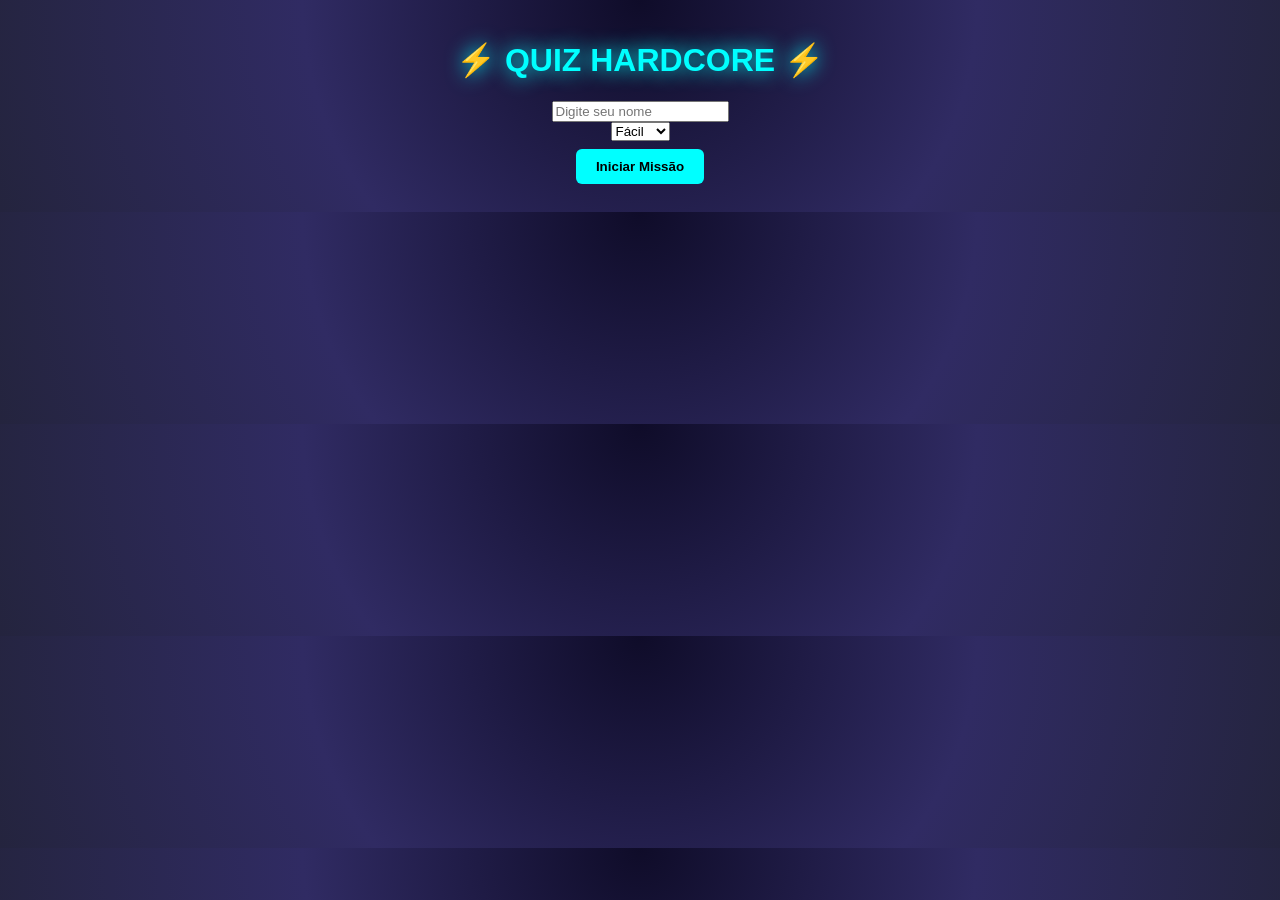
<file: quiz.html>
<!DOCTYPE html>
<html lang="pt-br">
<head>
<meta charset="UTF-8">
<title>APOCALIPSE 22 - Quiz Bíblico</title>
<style>
body{
    margin:0;
    font-family:Arial, sans-serif;
    background:radial-gradient(circle at top, #0f0c29, #302b63, #24243e);
    color:white;
    text-align:center;
}

.container{
    max-width:900px;
    margin:auto;
    padding:20px;
}

h1{
    color:#00ffff;
    text-shadow:0 0 20px cyan;
}

button{
    padding:10px 20px;
    margin:8px;
    border:none;
    border-radius:6px;
    background:#00ffff;
    font-weight:bold;
    cursor:pointer;
}

button:hover{
    background:white;
}

.card{
    background:rgba(255,255,255,0.08);
    padding:20px;
    border-radius:12px;
    box-shadow:0 0 15px cyan;
}

.hidden{ display:none; }

.progress-bar{
    height:15px;
    background:#333;
    border-radius:10px;
    overflow:hidden;
    margin:15px 0;
}

.progress{
    height:100%;
    width:0%;
    background:cyan;
}

.timer{
    font-size:20px;
    color:#ff4d4d;
}
</style>
</head>
<body>

<div class="container">
<h1>⚡ QUIZ HARDCORE ⚡</h1>

<div id="start">
<input id="name" placeholder="Digite seu nome">
<br>
<select id="difficulty">
<option value="easy">Fácil</option>
<option value="medium">Médio</option>
<option value="hard">Difícil</option>
</select>
<br>
<button onclick="start()">Iniciar Missão</button>
</div>

<div id="game" class="hidden">
<h2 id="theme"></h2>
<div class="progress-bar"><div class="progress" id="progress"></div></div>
<div class="timer">Tempo: <span id="time">15</span>s</div>
<div class="card">
<p id="question"></p>
<div id="answers"></div>
</div>
<p>Pontos: <span id="score">0</span></p>
<p>Combo: <span id="combo">0</span></p>
</div>

<div id="result" class="hidden">
<h2>MISSÃO FINALIZADA</h2>
<p id="final"></p>
<h3>Medalha:</h3>
<p id="medal"></p>
<h3>Explicações:</h3>
<div id="explain"></div>
<button onclick="ranking()">Ver Ranking</button>
</div>

<div id="ranking" class="hidden">
<h2>🏆 Ranking Global Local</h2>
<div id="rankList"></div>
<button onclick="location.reload()">Reiniciar</button>
</div>
</div>

<script>
let questions = [

{
theme:"Patriarcas",
difficulty:"easy",
question:"Quais são os três patriarcas principais de Israel?",
answers:["Abraão, Isaque e Jacó","Noé, Sem e Cam","Davi, Salomão e Saul","Moisés, Arão e Josué"],
correct:0,
explanation:"Os patriarcas principais são Abraão, Isaque e Jacó."
},

{
theme:"Paulo",
difficulty:"medium",
question:"Qual foi o destino final da última viagem de Paulo como prisioneiro?",
answers:["Jerusalém","Antioquia","Roma","Éfeso"],
correct:2,
explanation:"Paulo foi levado preso até Roma."
},

{
theme:"Abraão",
difficulty:"medium",
question:"Qual foi a relação de Abraão com os filisteus?",
answers:["Entrou em guerra","Foi escravizado","Firmou aliança sobre um poço","Expulsou os filisteus"],
correct:2,
explanation:"Abraão fez aliança com Abimeleque sobre o poço em Berseba."
},

{
theme:"Sansão",
difficulty:"easy",
question:"Qual era o nome do pai de Sansão?",
answers:["Eli","Manoá","Samuel","Abner"],
correct:1,
explanation:"Sansão era filho de Manoá."
},

{
theme:"Filhos de Jacó",
difficulty:"medium",
question:"Qual filho de Jacó era filho de Raquel?",
answers:["Rúben","Judá","José","Gade"],
correct:2,
explanation:"José era filho de Raquel."
},

{
theme:"Reinos",
difficulty:"hard",
question:"Qual foi o grande erro de Roboão?",
answers:["Criar idolatria","Ouvir jovens e aumentar impostos","Destruir Jerusalém","Matar profetas"],
correct:1,
explanation:"Roboão ouviu os jovens e aumentou os impostos, causando a divisão do reino."
},

{
theme:"Reinos",
difficulty:"hard",
question:"Qual foi o pecado marcante de Jeroboão I?",
answers:["Construir templo falso","Criar bezerros de ouro","Negar a Lei","Fazer guerra contra Judá"],
correct:1,
explanation:"Jeroboão instituiu idolatria com bezerros de ouro."
},

{
theme:"Tribos",
difficulty:"medium",
question:"Qual tribo recebeu a promessa de liderança e realeza segundo Gênesis 49?",
answers:["Levi","Benjamim","Judá","Dã"],
correct:2,
explanation:"De Judá viria o cetro e a linhagem real."
},

{
theme:"Berseba",
difficulty:"medium",
question:"O nome Berseba significa:",
answers:["Monte Santo","Casa de Deus","Poço do Juramento","Vale da Promessa"],
correct:2,
explanation:"Berseba significa Poço do Juramento ou Poço das Sete."
},

{
theme:"Profecias",
difficulty:"medium",
question:"Qual profeta foi enviado para pregar contra Nínive?",
answers:["Isaías","Jeremias","Jonas","Amós"],
correct:2,
explanation:"Jonas foi enviado para Nínive."
},

{
theme:"Períodos",
difficulty:"medium",
question:"O período teocrático corresponde a qual fase?",
answers:["Reis","Juízes","Exílio","Patriarcas"],
correct:1,
explanation:"O período teocrático foi o tempo dos Juízes."
},

{
theme:"Profetas",
difficulty:"easy",
question:"Qual destes é considerado profeta maior?",
answers:["Amós","Malaquias","Isaías","Oséias"],
correct:2,
explanation:"Isaías é considerado profeta maior devido à extensão do livro."
},

{
theme:"Morá",
difficulty:"hard",
question:"O que aconteceu em Morá na primeira vez que aparece na Bíblia?",
answers:["Batalha","Altar de Jacó","Promessa da terra a Abraão","Sacrifício de Isaque"],
correct:2,
explanation:"Deus apareceu a Abraão prometendo a terra em Morá."
},

{
theme:"História",
difficulty:"medium",
question:"O que aconteceu em 586 a.C.?",
answers:["Queda de Samaria","Nascimento de Jesus","Destruição de Jerusalém","Construção do templo"],
correct:2,
explanation:"Jerusalém foi destruída pela Babilônia em 586 a.C."
},

{
theme:"Reinos",
difficulty:"easy",
question:"Qual era a capital do Reino do Norte?",
answers:["Jerusalém","Samaria","Babilônia","Damasco"],
correct:1,
explanation:"A capital do Reino do Norte era Samaria."
},

{
theme:"Reinos",
difficulty:"medium",
question:"Quantos reis teve o Reino do Norte?",
answers:["19","20","17","12"],
correct:0,
explanation:"O Reino do Norte teve 19 reis."
},

{
theme:"Interbíblico",
difficulty:"medium",
question:"Quanto tempo durou aproximadamente o período interbíblico?",
answers:["200 anos","100 anos","400 anos","600 anos"],
correct:2,
explanation:"O período interbíblico durou cerca de 400 anos."
},

{
theme:"Septuaginta",
difficulty:"easy",
question:"A Septuaginta é:",
answers:["Livro profético","Tradução grega do AT","Evangelho perdido","Lei romana"],
correct:1,
explanation:"A Septuaginta é a tradução do Antigo Testamento para o grego."
},

{
theme:"Labão",
difficulty:"medium",
question:"Qual foi a desculpa de Labão para dar Lia a Jacó primeiro?",
answers:["Erro de cerimônia","Costume da terra","Ordem divina","Raquel recusou"],
correct:1,
explanation:"Labão disse que não era costume dar a filha mais nova antes da mais velha."
},

{
theme:"Jacó",
difficulty:"easy",
question:"Quantos anos Jacó trabalhou ao todo para Labão?",
answers:["7","14","20","21"],
correct:2,
explanation:"Jacó trabalhou 20 anos no total."
},

{
theme:"Antigo Testamento",
difficulty:"easy",
question:"Em quantos grupos principais é dividido o Antigo Testamento?",
answers:["2","3","4","5"],
correct:2,
explanation:"Lei, Históricos, Poéticos e Proféticos."
},

{
theme:"Evangelhos",
difficulty:"easy",
question:"Quantos evangelhos existem?",
answers:["3","4","5","6"],
correct:1,
explanation:"São quatro evangelhos."
},

{
theme:"Reis Fiéis",
difficulty:"hard",
question:"Qual rei de Judá promoveu grande reforma espiritual?",
answers:["Acabe","Ezequias","Jeroboão","Onri"],
correct:1,
explanation:"Ezequias promoveu grande reforma espiritual em Judá."
},

{
theme:"Josué",
difficulty:"medium",
question:"De qual tribo era Josué?",
answers:["Judá","Levi","Efraim","Benjamim"],
correct:2,
explanation:"Josué era da tribo de Efraim."
},

{
theme:"Criação",
difficulty:"easy",
question:"Em qual dia Deus criou o homem?",
answers:["5º","6º","4º","7º"],
correct:1,
explanation:"O homem foi criado no sexto dia."
}

];

let filtered = [];
let index = 0;
let score = 0;
let combo = 0;
let timer;
let timeLeft = 15;
let player;

function start(){
player = document.getElementById("name").value;
let diff = document.getElementById("difficulty").value;
if(player===""){ alert("Digite seu nome"); return; }

filtered = questions.filter(q=>q.difficulty===diff);
document.getElementById("start").classList.add("hidden");
document.getElementById("game").classList.remove("hidden");
loadQuestion();
}

function loadQuestion(){
let q = filtered[index];
document.getElementById("theme").innerText="Tema: "+q.theme;
document.getElementById("question").innerText=q.question;
let ansDiv=document.getElementById("answers");
ansDiv.innerHTML="";
q.answers.forEach((a,i)=>{
let btn=document.createElement("button");
btn.innerText=a;
btn.onclick=()=>check(i);
ansDiv.appendChild(btn);
});
timeLeft=15;
document.getElementById("time").innerText=timeLeft;
startTimer();
updateProgress();
}

function startTimer(){
clearInterval(timer);
timer=setInterval(()=>{
timeLeft--;
document.getElementById("time").innerText=timeLeft;
if(timeLeft<=0){
clearInterval(timer);
next();
}
},1000);
}

function check(i){
clearInterval(timer);
if(i===filtered[index].correct){
combo++;
score+=10+(combo*2);
}else{
combo=0;
}
document.getElementById("score").innerText=score;
document.getElementById("combo").innerText=combo;
next();
}

function next(){
index++;
if(index<filtered.length){
loadQuestion();
}else{
finish();
}
}

function updateProgress(){
let percent=(index/filtered.length)*100;
document.getElementById("progress").style.width=percent+"%";
}

function finish(){
document.getElementById("game").classList.add("hidden");
document.getElementById("result").classList.remove("hidden");

let medalha="🥉 Servo Iniciante";
if(score>30) medalha="🥈 Guerreiro da Palavra";
if(score>60) medalha="🥇 Guardião do Trono";

document.getElementById("final").innerText=player+", Pontuação: "+score;
document.getElementById("medal").innerText=medalha;

let explain=document.getElementById("explain");
filtered.forEach(q=>{
let p=document.createElement("p");
p.innerText=q.explanation;
explain.appendChild(p);
});

saveRanking();
}

function saveRanking(){
let rank=JSON.parse(localStorage.getItem("rankA22"))||[];
rank.push({name:player,score:score});
rank.sort((a,b)=>b.score-a.score);
localStorage.setItem("rankA22",JSON.stringify(rank));
}

function ranking(){
document.getElementById("result").classList.add("hidden");
document.getElementById("ranking").classList.remove("hidden");
let rank=JSON.parse(localStorage.getItem("rankA22"))||[];
let div=document.getElementById("rankList");
rank.forEach((r,i)=>{
let p=document.createElement("p");
p.innerText=(i+1)+"º - "+r.name+" ("+r.score+" pts)";
div.appendChild(p);
});
}
</script>

</body>
</html>
</file>
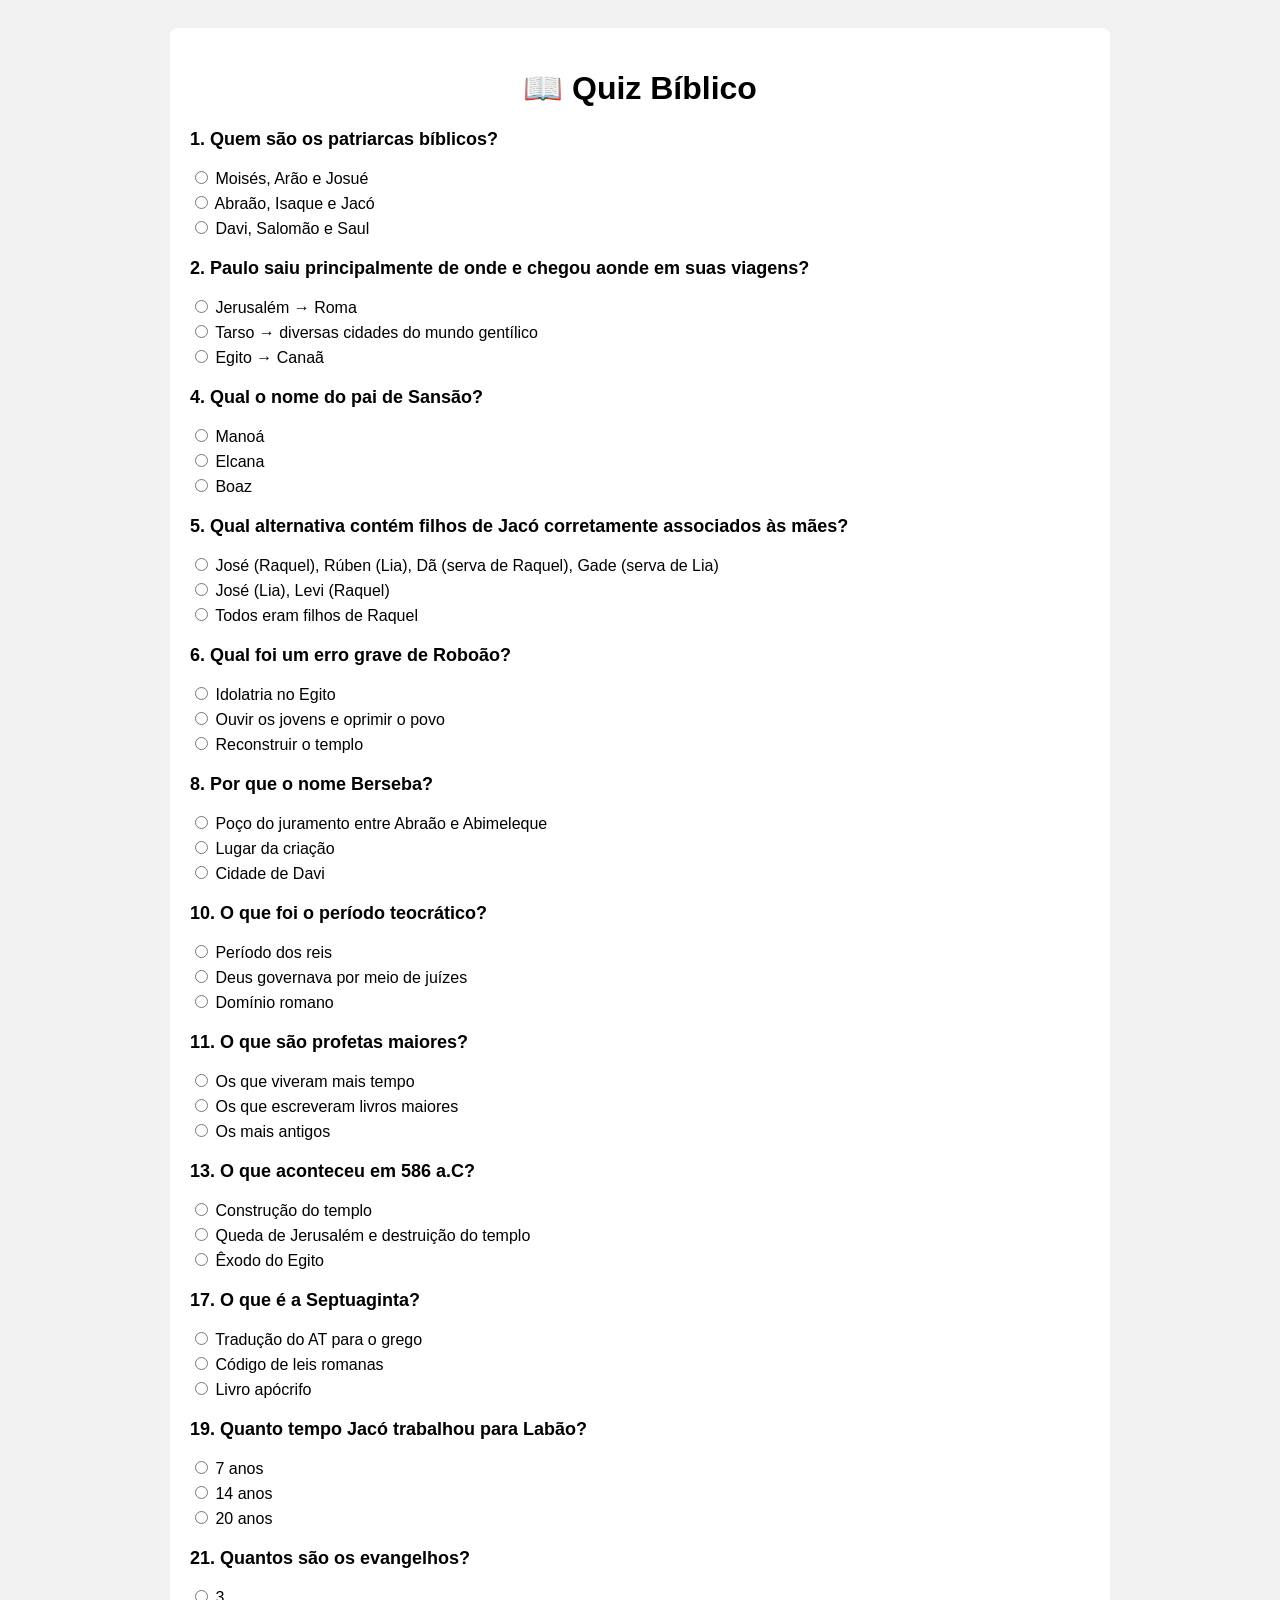
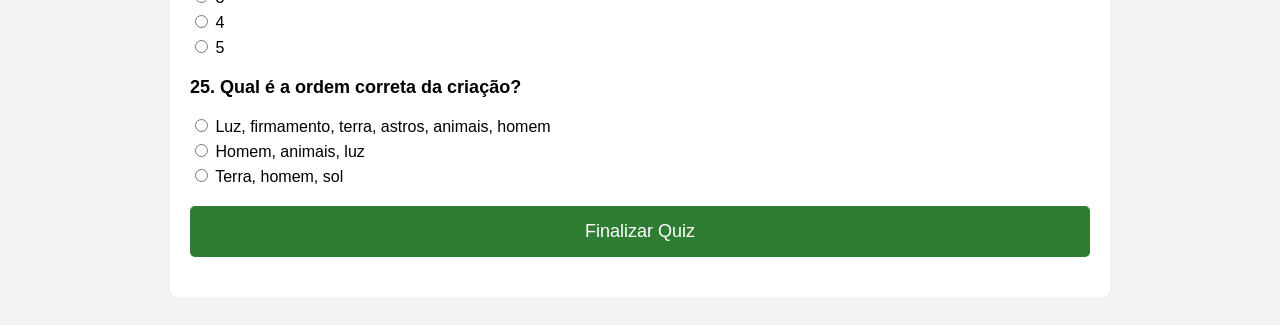
<file: quiz_shock.html>
<!DOCTYPE html>
<html lang="pt-BR">
<head>
<meta charset="UTF-8">
<meta name="viewport" content="width=device-width, initial-scale=1.0">
<title>Quiz Bíblico</title>
<style>
body {
    font-family: Arial, sans-serif;
    background: #f2f2f2;
    padding: 20px;
}
.container {
    max-width: 900px;
    margin: auto;
    background: #fff;
    padding: 20px;
    border-radius: 8px;
}
h1 {
    text-align: center;
}
.question {
    margin-bottom: 20px;
}
.question h3 {
    font-size: 18px;
}
label {
    display: block;
    margin: 5px 0;
}
button {
    width: 100%;
    padding: 15px;
    background: #2e7d32;
    color: #fff;
    border: none;
    font-size: 18px;
    cursor: pointer;
    border-radius: 5px;
}
button:hover {
    background: #1b5e20;
}
.result {
    margin-top: 20px;
    font-size: 20px;
    text-align: center;
    font-weight: bold;
}
</style>
</head>
<body>

<div class="container">
<h1>📖 Quiz Bíblico</h1>

<form id="quizForm">

<div class="question">
<h3>1. Quem são os patriarcas bíblicos?</h3>
<label><input type="radio" name="q1" value="a"> Moisés, Arão e Josué</label>
<label><input type="radio" name="q1" value="b"> Abraão, Isaque e Jacó</label>
<label><input type="radio" name="q1" value="c"> Davi, Salomão e Saul</label>
</div>

<div class="question">
<h3>2. Paulo saiu principalmente de onde e chegou aonde em suas viagens?</h3>
<label><input type="radio" name="q2" value="a"> Jerusalém → Roma</label>
<label><input type="radio" name="q2" value="b"> Tarso → diversas cidades do mundo gentílico</label>
<label><input type="radio" name="q2" value="c"> Egito → Canaã</label>
</div>

<div class="question">
<h3>4. Qual o nome do pai de Sansão?</h3>
<label><input type="radio" name="q4" value="a"> Manoá</label>
<label><input type="radio" name="q4" value="b"> Elcana</label>
<label><input type="radio" name="q4" value="c"> Boaz</label>
</div>

<div class="question">
<h3>5. Qual alternativa contém filhos de Jacó corretamente associados às mães?</h3>
<label><input type="radio" name="q5" value="a"> José (Raquel), Rúben (Lia), Dã (serva de Raquel), Gade (serva de Lia)</label>
<label><input type="radio" name="q5" value="b"> José (Lia), Levi (Raquel)</label>
<label><input type="radio" name="q5" value="c"> Todos eram filhos de Raquel</label>
</div>

<div class="question">
<h3>6. Qual foi um erro grave de Roboão?</h3>
<label><input type="radio" name="q6" value="a"> Idolatria no Egito</label>
<label><input type="radio" name="q6" value="b"> Ouvir os jovens e oprimir o povo</label>
<label><input type="radio" name="q6" value="c"> Reconstruir o templo</label>
</div>

<div class="question">
<h3>8. Por que o nome Berseba?</h3>
<label><input type="radio" name="q8" value="a"> Poço do juramento entre Abraão e Abimeleque</label>
<label><input type="radio" name="q8" value="b"> Lugar da criação</label>
<label><input type="radio" name="q8" value="c"> Cidade de Davi</label>
</div>

<div class="question">
<h3>10. O que foi o período teocrático?</h3>
<label><input type="radio" name="q10" value="a"> Período dos reis</label>
<label><input type="radio" name="q10" value="b"> Deus governava por meio de juízes</label>
<label><input type="radio" name="q10" value="c"> Domínio romano</label>
</div>

<div class="question">
<h3>11. O que são profetas maiores?</h3>
<label><input type="radio" name="q11" value="a"> Os que viveram mais tempo</label>
<label><input type="radio" name="q11" value="b"> Os que escreveram livros maiores</label>
<label><input type="radio" name="q11" value="c"> Os mais antigos</label>
</div>

<div class="question">
<h3>13. O que aconteceu em 586 a.C?</h3>
<label><input type="radio" name="q13" value="a"> Construção do templo</label>
<label><input type="radio" name="q13" value="b"> Queda de Jerusalém e destruição do templo</label>
<label><input type="radio" name="q13" value="c"> Êxodo do Egito</label>
</div>

<div class="question">
<h3>17. O que é a Septuaginta?</h3>
<label><input type="radio" name="q17" value="a"> Tradução do AT para o grego</label>
<label><input type="radio" name="q17" value="b"> Código de leis romanas</label>
<label><input type="radio" name="q17" value="c"> Livro apócrifo</label>
</div>

<div class="question">
<h3>19. Quanto tempo Jacó trabalhou para Labão?</h3>
<label><input type="radio" name="q19" value="a"> 7 anos</label>
<label><input type="radio" name="q19" value="b"> 14 anos</label>
<label><input type="radio" name="q19" value="c"> 20 anos</label>
</div>

<div class="question">
<h3>21. Quantos são os evangelhos?</h3>
<label><input type="radio" name="q21" value="a"> 3</label>
<label><input type="radio" name="q21" value="b"> 4</label>
<label><input type="radio" name="q21" value="c"> 5</label>
</div>

<div class="question">
<h3>25. Qual é a ordem correta da criação?</h3>
<label><input type="radio" name="q25" value="a"> Luz, firmamento, terra, astros, animais, homem</label>
<label><input type="radio" name="q25" value="b"> Homem, animais, luz</label>
<label><input type="radio" name="q25" value="c"> Terra, homem, sol</label>
</div>

<button type="button" onclick="corrigir()">Finalizar Quiz</button>
</form>

<div class="result" id="resultado"></div>
</div>

<script>
function corrigir() {
    const respostas = {
        q1: "b",
        q2: "b",
        q4: "a",
        q5: "a",
        q6: "b",
        q8: "a",
        q10: "b",
        q11: "b",
        q13: "b",
        q17: "a",
        q19: "c",
        q21: "b",
        q25: "a"
    };

    let pontos = 0;
    let total = Object.keys(respostas).length;

    for (let q in respostas) {
        let marcada = document.querySelector(`input[name="${q}"]:checked`);
        if (marcada && marcada.value === respostas[q]) {
            pontos++;
        }
    }

    document.getElementById("resultado").innerHTML =
        `🎯 Você acertou <strong>${pontos}</strong> de <strong>${total}</strong> questões.`;
}
</script>

</body>
</html>
</file>
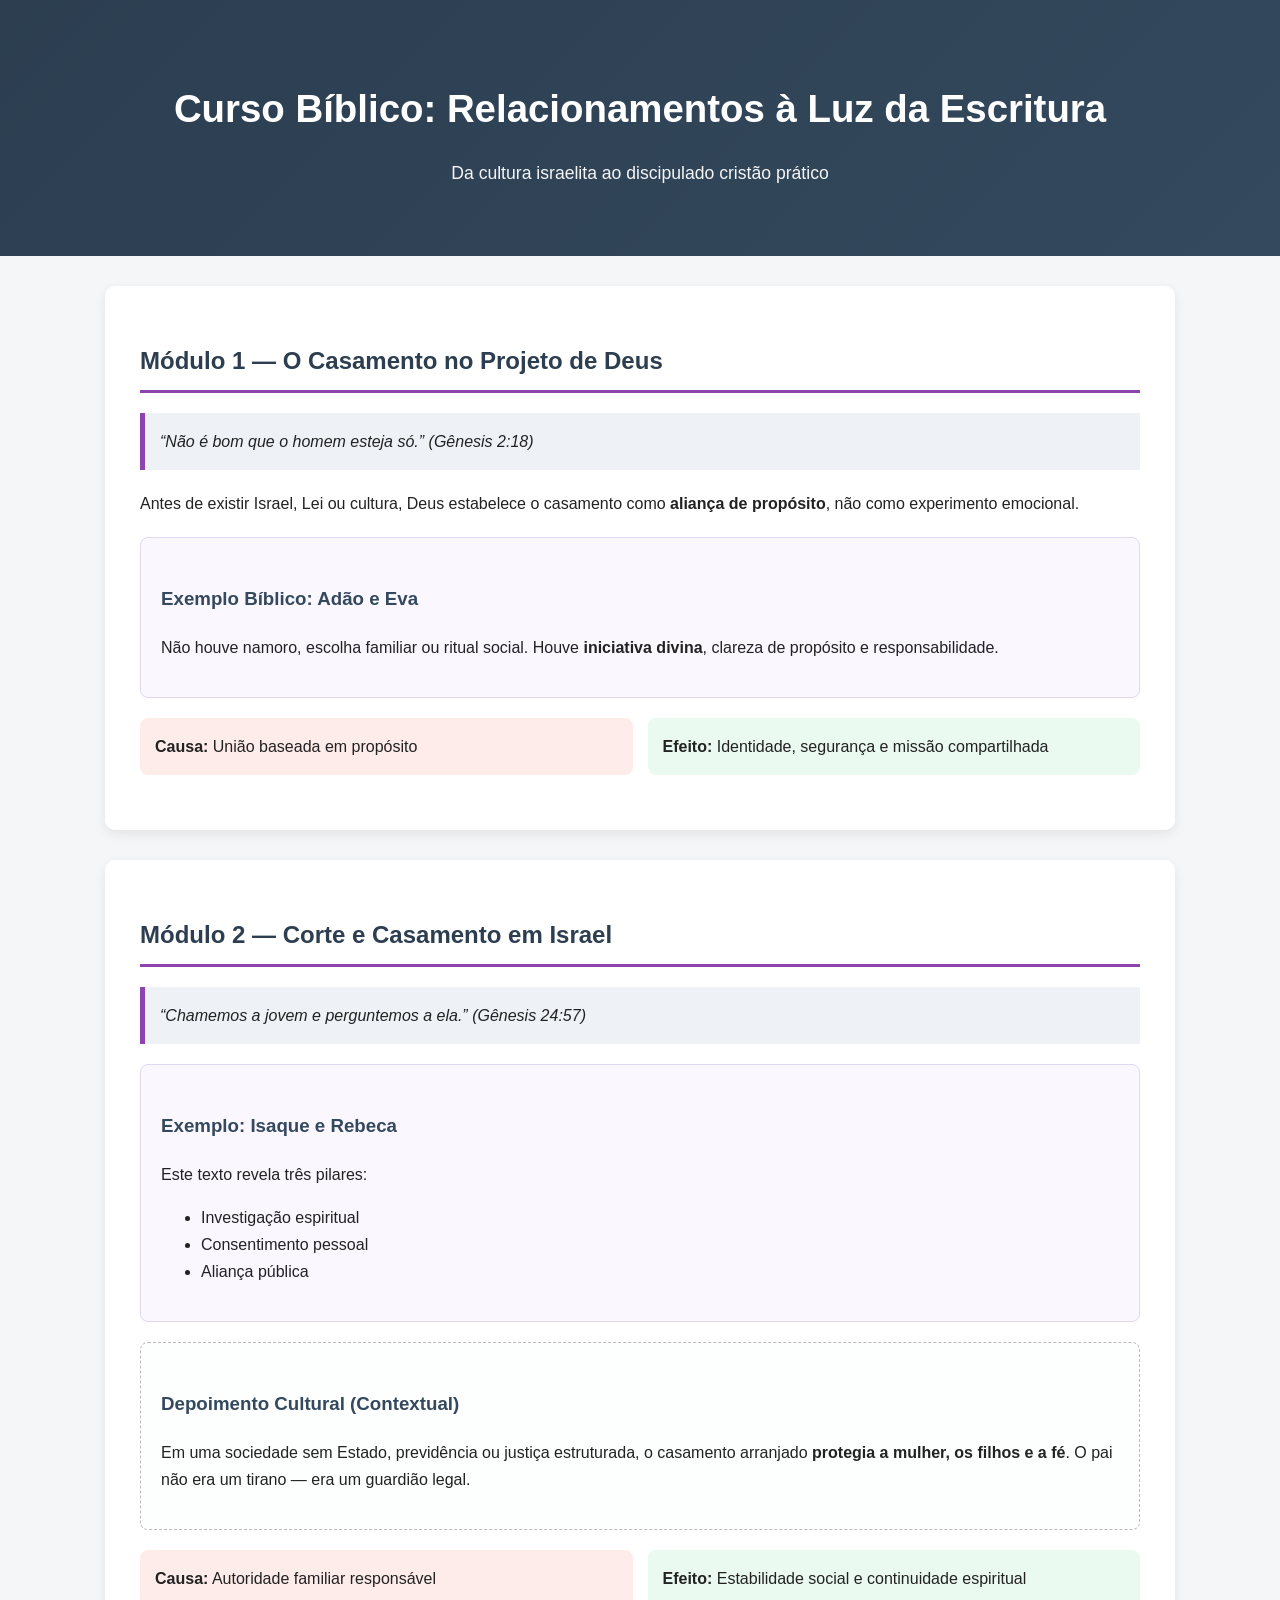
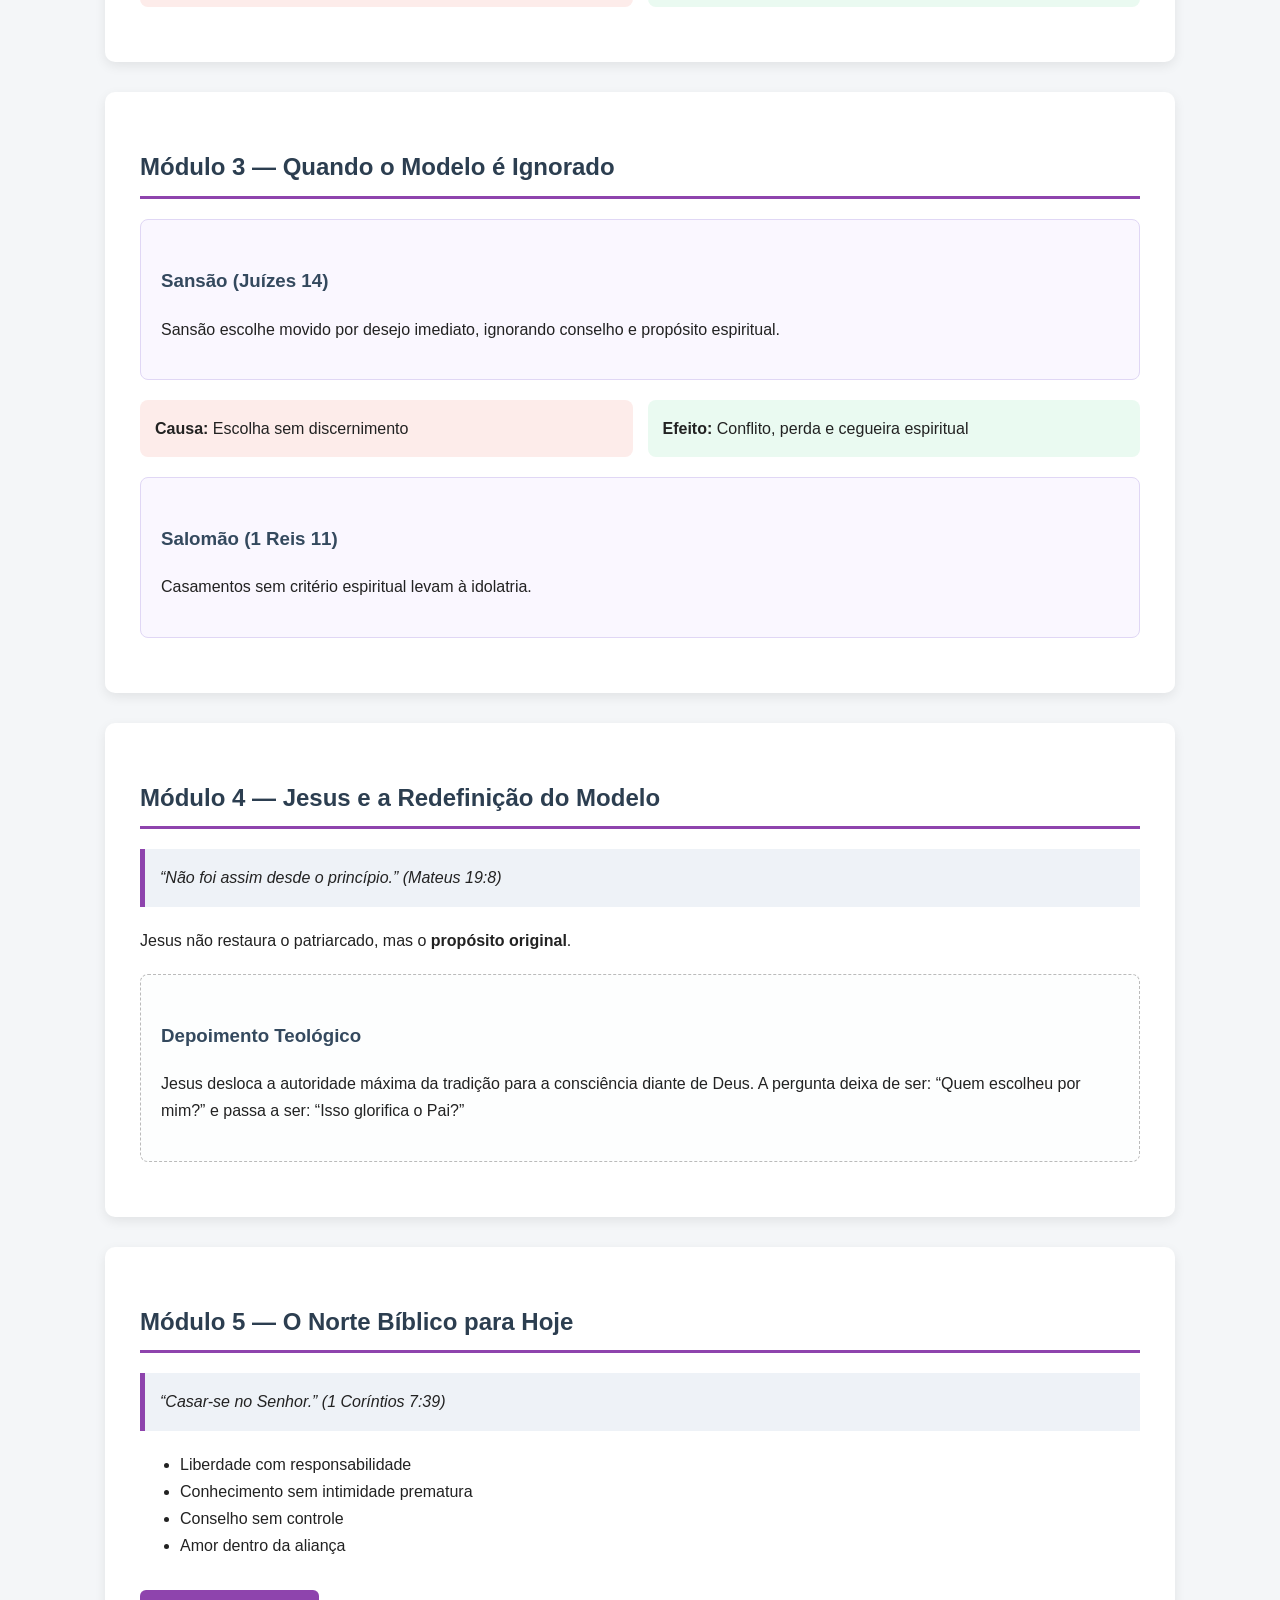
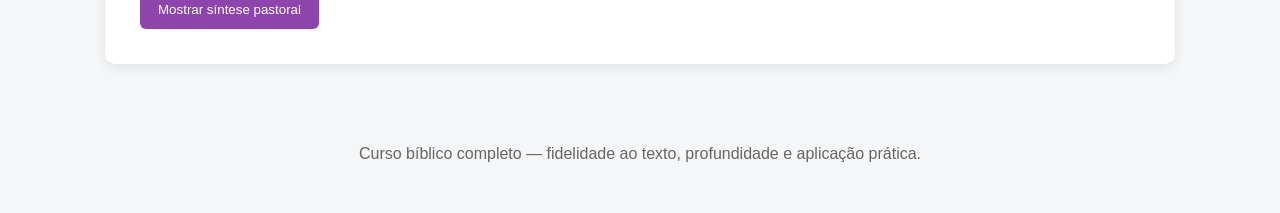
<file: relacionamento.html>
<!DOCTYPE html>
<html lang="pt-BR">
<head>
<meta charset="UTF-8">
<title>Curso Bíblico — Relacionamentos, Corte e Casamento</title>

<style>
:root {
  --primary: #2c3e50;
  --secondary: #34495e;
  --accent: #8e44ad;
  --light: #f4f6f8;
  --card: #ffffff;
}

body {
  margin: 0;
  font-family: "Segoe UI", Arial, sans-serif;
  background: var(--light);
  color: #222;
  line-height: 1.7;
}

header {
  background: linear-gradient(135deg, var(--primary), var(--secondary));
  color: #fff;
  padding: 50px 20px;
  text-align: center;
}

header h1 {
  margin-bottom: 10px;
  font-size: 2.4em;
}

header p {
  font-size: 1.1em;
  opacity: 0.95;
}

.module {
  max-width: 1000px;
  margin: 30px auto;
  background: var(--card);
  padding: 35px;
  border-radius: 10px;
  box-shadow: 0 4px 12px rgba(0,0,0,0.08);
}

.module h2 {
  color: var(--primary);
  border-bottom: 3px solid var(--accent);
  padding-bottom: 8px;
}

.module h3 {
  color: var(--secondary);
  margin-top: 25px;
}

.verse {
  background: #eef2f7;
  border-left: 5px solid var(--accent);
  padding: 15px;
  margin: 20px 0;
  font-style: italic;
}

.story {
  background: #faf7ff;
  border: 1px solid #e0d7f5;
  padding: 20px;
  border-radius: 8px;
  margin: 20px 0;
}

.testimony {
  background: #fdfefe;
  border: 1px dashed #bbb;
  padding: 20px;
  border-radius: 8px;
  margin: 20px 0;
}

.cause-effect {
  display: grid;
  grid-template-columns: 1fr 1fr;
  gap: 15px;
  margin: 20px 0;
}

.cause {
  background: #fdecea;
  padding: 15px;
  border-radius: 8px;
}

.effect {
  background: #eafaf1;
  padding: 15px;
  border-radius: 8px;
}

button {
  background: var(--accent);
  color: #fff;
  border: none;
  padding: 12px 18px;
  border-radius: 6px;
  cursor: pointer;
  margin-top: 15px;
}

button:hover {
  opacity: 0.9;
}

.hidden {
  display: none;
}

footer {
  text-align: center;
  padding: 30px;
  color: #666;
}
</style>
</head>

<body>

<header>
  <h1>Curso Bíblico: Relacionamentos à Luz da Escritura</h1>
  <p>Da cultura israelita ao discipulado cristão prático</p>
</header>

<!-- MÓDULO 1 -->
<section class="module">
<h2>Módulo 1 — O Casamento no Projeto de Deus</h2>

<div class="verse">
“Não é bom que o homem esteja só.” (Gênesis 2:18)
</div>

<p>
Antes de existir Israel, Lei ou cultura, Deus estabelece o casamento
como <strong>aliança de propósito</strong>, não como experimento emocional.
</p>

<div class="story">
<h3>Exemplo Bíblico: Adão e Eva</h3>
<p>
Não houve namoro, escolha familiar ou ritual social.
Houve <strong>iniciativa divina</strong>, clareza de propósito e responsabilidade.
</p>
</div>

<div class="cause-effect">
  <div class="cause">
    <strong>Causa:</strong> União baseada em propósito
  </div>
  <div class="effect">
    <strong>Efeito:</strong> Identidade, segurança e missão compartilhada
  </div>
</div>
</section>

<!-- MÓDULO 2 -->
<section class="module">
<h2>Módulo 2 — Corte e Casamento em Israel</h2>

<div class="verse">
“Chamemos a jovem e perguntemos a ela.” (Gênesis 24:57)
</div>

<div class="story">
<h3>Exemplo: Isaque e Rebeca</h3>
<p>
Este texto revela três pilares:
</p>
<ul>
  <li>Investigação espiritual</li>
  <li>Consentimento pessoal</li>
  <li>Aliança pública</li>
</ul>
</div>

<div class="testimony">
<h3>Depoimento Cultural (Contextual)</h3>
<p>
Em uma sociedade sem Estado, previdência ou justiça estruturada,
o casamento arranjado <strong>protegia a mulher, os filhos e a fé</strong>.
O pai não era um tirano — era um guardião legal.
</p>
</div>

<div class="cause-effect">
  <div class="cause">
    <strong>Causa:</strong> Autoridade familiar responsável
  </div>
  <div class="effect">
    <strong>Efeito:</strong> Estabilidade social e continuidade espiritual
  </div>
</div>
</section>

<!-- MÓDULO 3 -->
<section class="module">
<h2>Módulo 3 — Quando o Modelo é Ignorado</h2>

<div class="story">
<h3>Sansão (Juízes 14)</h3>
<p>
Sansão escolhe movido por desejo imediato, ignorando conselho
e propósito espiritual.
</p>
</div>

<div class="cause-effect">
  <div class="cause">
    <strong>Causa:</strong> Escolha sem discernimento
  </div>
  <div class="effect">
    <strong>Efeito:</strong> Conflito, perda e cegueira espiritual
  </div>
</div>

<div class="story">
<h3>Salomão (1 Reis 11)</h3>
<p>
Casamentos sem critério espiritual levam à idolatria.
</p>
</div>
</section>

<!-- MÓDULO 4 -->
<section class="module">
<h2>Módulo 4 — Jesus e a Redefinição do Modelo</h2>

<div class="verse">
“Não foi assim desde o princípio.” (Mateus 19:8)
</div>

<p>
Jesus não restaura o patriarcado,
mas o <strong>propósito original</strong>.
</p>

<div class="testimony">
<h3>Depoimento Teológico</h3>
<p>
Jesus desloca a autoridade máxima da tradição
para a consciência diante de Deus.
A pergunta deixa de ser:
“Quem escolheu por mim?”
e passa a ser:
“Isso glorifica o Pai?”
</p>
</div>
</section>

<!-- MÓDULO 5 -->
<section class="module">
<h2>Módulo 5 — O Norte Bíblico para Hoje</h2>

<div class="verse">
“Casar-se no Senhor.” (1 Coríntios 7:39)
</div>

<ul>
<li>Liberdade com responsabilidade</li>
<li>Conhecimento sem intimidade prematura</li>
<li>Conselho sem controle</li>
<li>Amor dentro da aliança</li>
</ul>

<button onclick="toggleFinal()">Mostrar síntese pastoral</button>

<div id="final" class="hidden">
  <div class="testimony">
    <h3>Síntese Pastoral</h3>
    <p>
    A Bíblia não oferece um método único,
    mas um <strong>caminho de sabedoria</strong>.
    Onde há temor de Deus, clareza de propósito
    e amor sacrificial,
    o relacionamento honra o Senhor.
    </p>
  </div>
</div>
</section>

<footer>
<p>Curso bíblico completo — fidelidade ao texto, profundidade e aplicação prática.</p>
</footer>

<script>
function toggleFinal() {
  document.getElementById("final").classList.toggle("hidden");
}
</script>

</body>
  </html>
</file>
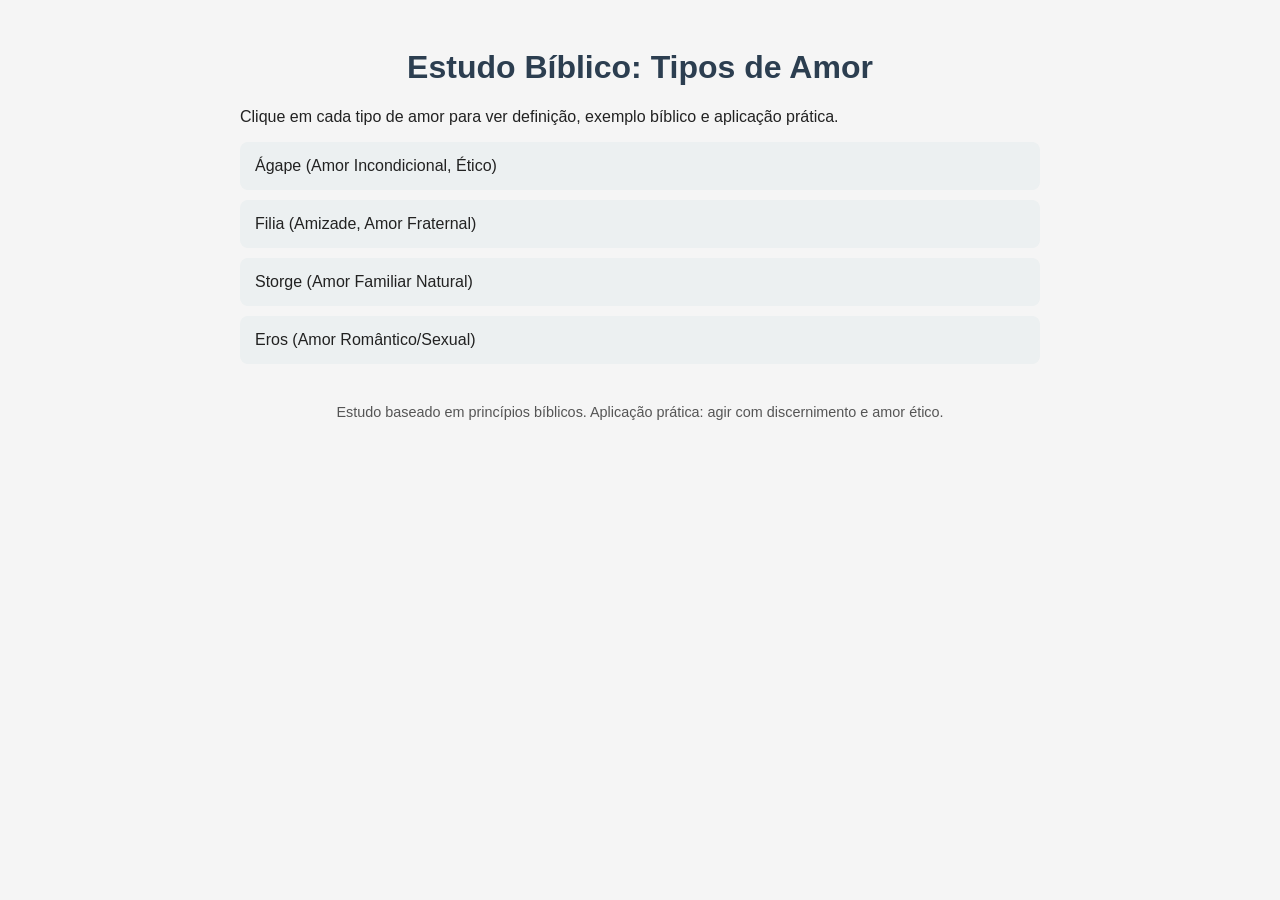
<file: TypesLove.html>
<!DOCTYPE html>
<html lang="pt-BR">
<head>
<meta charset="UTF-8">
<meta name="viewport" content="width=device-width, initial-scale=1.0">
<title>Estudo Bíblico sobre Tipos de Amor</title>
<style>
  body {
    font-family: Arial, sans-serif;
    background: #f5f5f5;
    color: #222;
    padding: 20px;
  }

  h1, h2 {
    text-align: center;
    color: #2c3e50;
  }

  .container {
    max-width: 800px;
    margin: auto;
  }

  .love-type {
    background: #ecf0f1;
    margin: 10px 0;
    padding: 15px;
    border-radius: 8px;
    cursor: pointer;
    transition: background 0.2s;
  }

  .love-type:hover {
    background: #d0d7de;
  }

  .love-details {
    display: none;
    margin-top: 10px;
    background: #ffffff;
    padding: 10px;
    border-left: 4px solid #2980b9;
    border-radius: 4px;
  }

  .love-details p {
    margin: 5px 0;
  }

  .footer {
    text-align: center;
    margin-top: 40px;
    font-size: 0.9em;
    color: #555;
  }

</style>
</head>
<body>
  <div class="container">
    <h1>Estudo Bíblico: Tipos de Amor</h1>
    <p>Clique em cada tipo de amor para ver definição, exemplo bíblico e aplicação prática.</p>

    <div class="love-type" data-target="agape">Ágape (Amor Incondicional, Ético)</div>
    <div class="love-details" id="agape">
      <p><strong>Definição:</strong> Amor sacrificial, que escolhe agir pelo bem do outro, independente de sentimentos ou retorno.</p>
      <p><strong>Exemplo Bíblico:</strong> Jesus entregando a vida pelos pecadores (João 3:16, 1 João 4:10).</p>
      <p><strong>Aplicação:</strong> Ideal para familiares difíceis ou pessoas com falhas; amor baseado em ação consciente e responsabilidade.</p>
    </div>

    <div class="love-type" data-target="filia">Filia (Amizade, Amor Fraternal)</div>
    <div class="love-details" id="filia">
      <p><strong>Definição:</strong> Amor baseado em afinidade, confiança e companheirismo.</p>
      <p><strong>Exemplo Bíblico:</strong> David e Jônatas (1 Samuel 18–20).</p>
      <p><strong>Aplicação:</strong> Entre amigos e irmãos espirituais; requer reciprocidade; cuidado com pessoas manipuladoras.</p>
    </div>

    <div class="love-type" data-target="storge">Storge (Amor Familiar Natural)</div>
    <div class="love-details" id="storge">
      <p><strong>Definição:</strong> Amor natural, instintivo, entre membros da família.</p>
      <p><strong>Exemplo Bíblico:</strong> Cuidado entre pais e filhos, irmãos.</p>
      <p><strong>Aplicação:</strong> Pode ser misturado com ágape; ótimo para família, mas com limites e consciência.</p>
    </div>

    <div class="love-type" data-target="eros">Eros (Amor Romântico/Sexual)</div>
    <div class="love-details" id="eros">
      <p><strong>Definição:</strong> Amor baseado em atração física, desejo e romance.</p>
      <p><strong>Exemplo Bíblico:</strong> Cântico dos Cânticos, expressando desejo e união conjugal.</p>
      <p><strong>Aplicação:</strong> Apenas no contexto ético de casamento; nunca com familiares ou pessoas vulneráveis emocionalmente.</p>
    </div>

    <div class="footer">
      Estudo baseado em princípios bíblicos. Aplicação prática: agir com discernimento e amor ético.
    </div>
  </div>

  <script>
    const loveTypes = document.querySelectorAll('.love-type');

    loveTypes.forEach(item => {
      item.addEventListener('click', () => {
        const targetId = item.dataset.target;
        const detail = document.getElementById(targetId);
        const allDetails = document.querySelectorAll('.love-details');

        // Esconde todos os outros detalhes
        allDetails.forEach(d => {
          if (d !== detail) d.style.display = 'none';
        });

        // Alterna o display do detalhamento clicado
        detail.style.display = (detail.style.display === 'block') ? 'none' : 'block';
      });
    });
  </script>
</body>
</html>
</file>
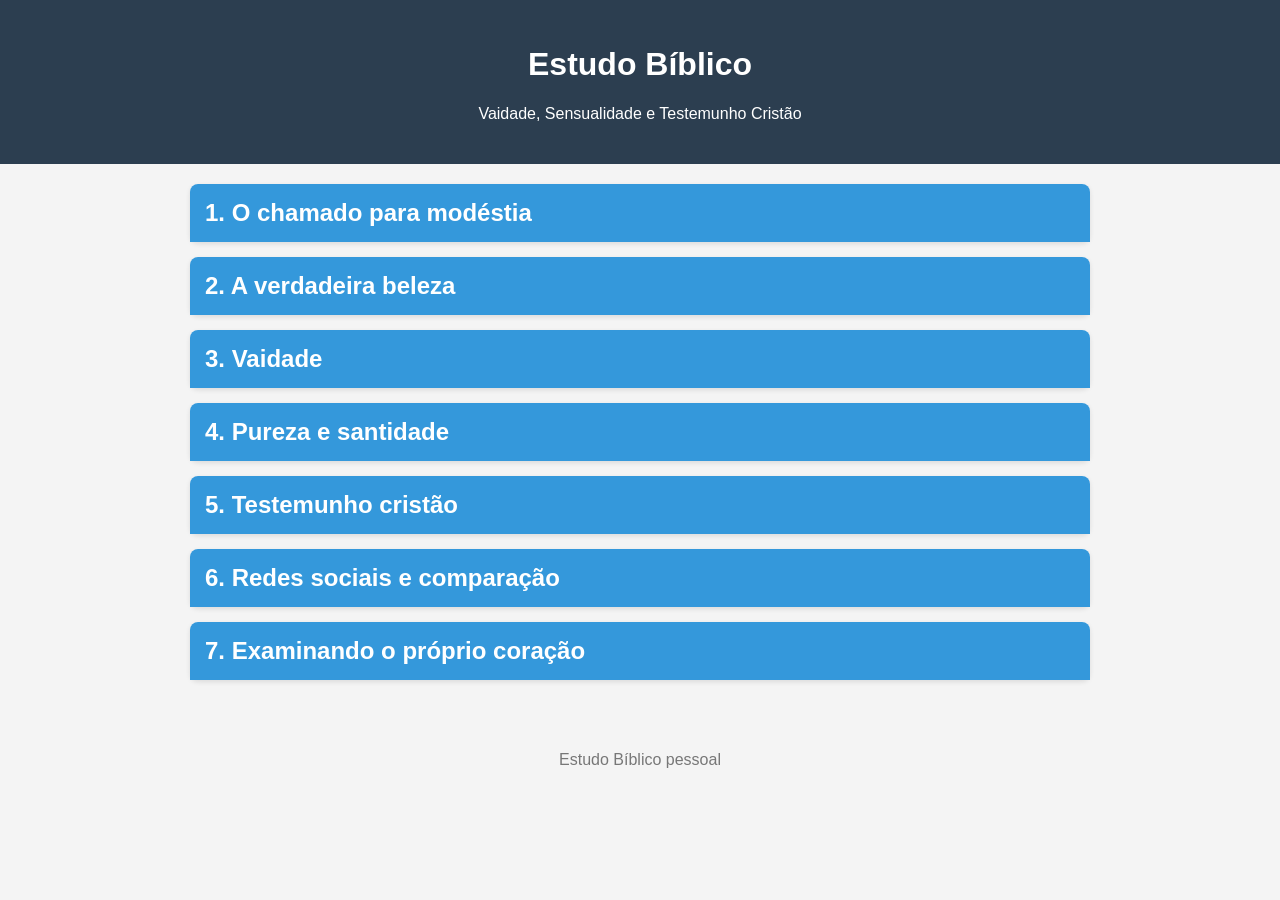
<file: vaidade.html>
<!DOCTYPE html>
<html lang="pt-BR">
<head>
<meta charset="UTF-8">
<title>Estudo Bíblico - Vaidade e Testemunho Cristão</title>

<style>
body{
    font-family: Arial, sans-serif;
    background:#f4f4f4;
    margin:0;
    padding:0;
}

header{
    background:#2c3e50;
    color:white;
    padding:25px;
    text-align:center;
}

.container{
    max-width:900px;
    margin:auto;
    padding:20px;
}

.section{
    background:white;
    margin-bottom:15px;
    border-radius:8px;
    box-shadow:0 2px 5px rgba(0,0,0,0.1);
}

.section h2{
    margin:0;
    padding:15px;
    cursor:pointer;
    background:#3498db;
    color:white;
    border-radius:8px 8px 0 0;
}

.content{
    display:none;
    padding:20px;
    line-height:1.6;
}

.verse{
    background:#f1f1f1;
    padding:10px;
    border-left:4px solid #3498db;
    margin:10px 0;
    font-style:italic;
}

footer{
    text-align:center;
    padding:20px;
    color:#777;
}
</style>
</head>

<body>

<header>
<h1>Estudo Bíblico</h1>
<p>Vaidade, Sensualidade e Testemunho Cristão</p>
</header>

<div class="container">

<div class="section">
<h2 onclick="toggle(this)">1. O chamado para modéstia</h2>
<div class="content">
<p>A Bíblia orienta os cristãos a viverem com modéstia e decência, refletindo no exterior aquilo que está no coração.</p>

<div class="verse">
1 Timóteo 2:9-10 — “Que as mulheres se vistam modestamente, com decência e discrição...”
</div>

<p>O foco não é apenas a roupa, mas a intenção do coração. A aparência não deve ser usada para chamar atenção excessiva para si.</p>
</div>
</div>

<div class="section">
<h2 onclick="toggle(this)">2. A verdadeira beleza</h2>
<div class="content">
<p>A Bíblia ensina que a verdadeira beleza vem do caráter e da vida interior.</p>

<div class="verse">
1 Pedro 3:3-4 — “A beleza de vocês não deve estar nos enfeites exteriores... mas no interior do coração.”
</div>

<p>Deus valoriza mansidão, humildade e pureza mais do que aparência física.</p>
</div>
</div>

<div class="section">
<h2 onclick="toggle(this)">3. Vaidade</h2>
<div class="content">
<p>Vaidade na Bíblia está ligada à busca de aprovação humana e exibição.</p>

<ul>
<li>Exibição do corpo</li>
<li>Comparação com outras pessoas</li>
<li>Busca constante por validação</li>
</ul>

<div class="verse">
1 João 2:16 — “A cobiça da carne, a cobiça dos olhos e a soberba da vida não procedem do Pai.”
</div>
</div>
</div>

<div class="section">
<h2 onclick="toggle(this)">4. Pureza e santidade</h2>
<div class="content">
<p>Deus chama os cristãos para viver uma vida de pureza.</p>

<div class="verse">
1 Tessalonicenses 4:3 — “Esta é a vontade de Deus: a santificação de vocês.”
</div>

<p>A pureza envolve pensamentos, atitudes e comportamento.</p>
</div>
</div>

<div class="section">
<h2 onclick="toggle(this)">5. Testemunho cristão</h2>
<div class="content">
<p>O comportamento de um cristão deve refletir a luz de Cristo diante das pessoas.</p>

<div class="verse">
Mateus 5:16 — “Assim brilhe a luz de vocês diante dos homens.”
</div>

<p>O testemunho é importante porque outras pessoas observam a vida daqueles que dizem seguir a Deus.</p>
</div>
</div>

<div class="section">
<h2 onclick="toggle(this)">6. Redes sociais e comparação</h2>
<div class="content">
<p>As redes sociais muitas vezes incentivam comparação, busca por validação e exposição exagerada.</p>

<div class="verse">
Romanos 12:2 — “Não se conformem com este mundo, mas transformem-se pela renovação da mente.”
</div>

<p>O cristão deve buscar agradar a Deus acima da aprovação das pessoas.</p>
</div>
</div>

<div class="section">
<h2 onclick="toggle(this)">7. Examinando o próprio coração</h2>
<div class="content">
<p>Antes de corrigir alguém, devemos examinar nosso próprio coração.</p>

<div class="verse">
Mateus 7:3-5 — “Por que você vê o cisco no olho do seu irmão e não percebe a trave no seu?”
</div>

<p>A correção bíblica deve ser feita com humildade, amor e mansidão.</p>
</div>
</div>

</div>

<footer>
<p>Estudo Bíblico pessoal</p>
</footer>

<script>
function toggle(element){
    let content = element.nextElementSibling;

    if(content.style.display === "block"){
        content.style.display = "none";
    }else{
        content.style.display = "block";
    }
}
</script>

</body>
</html>
</file>
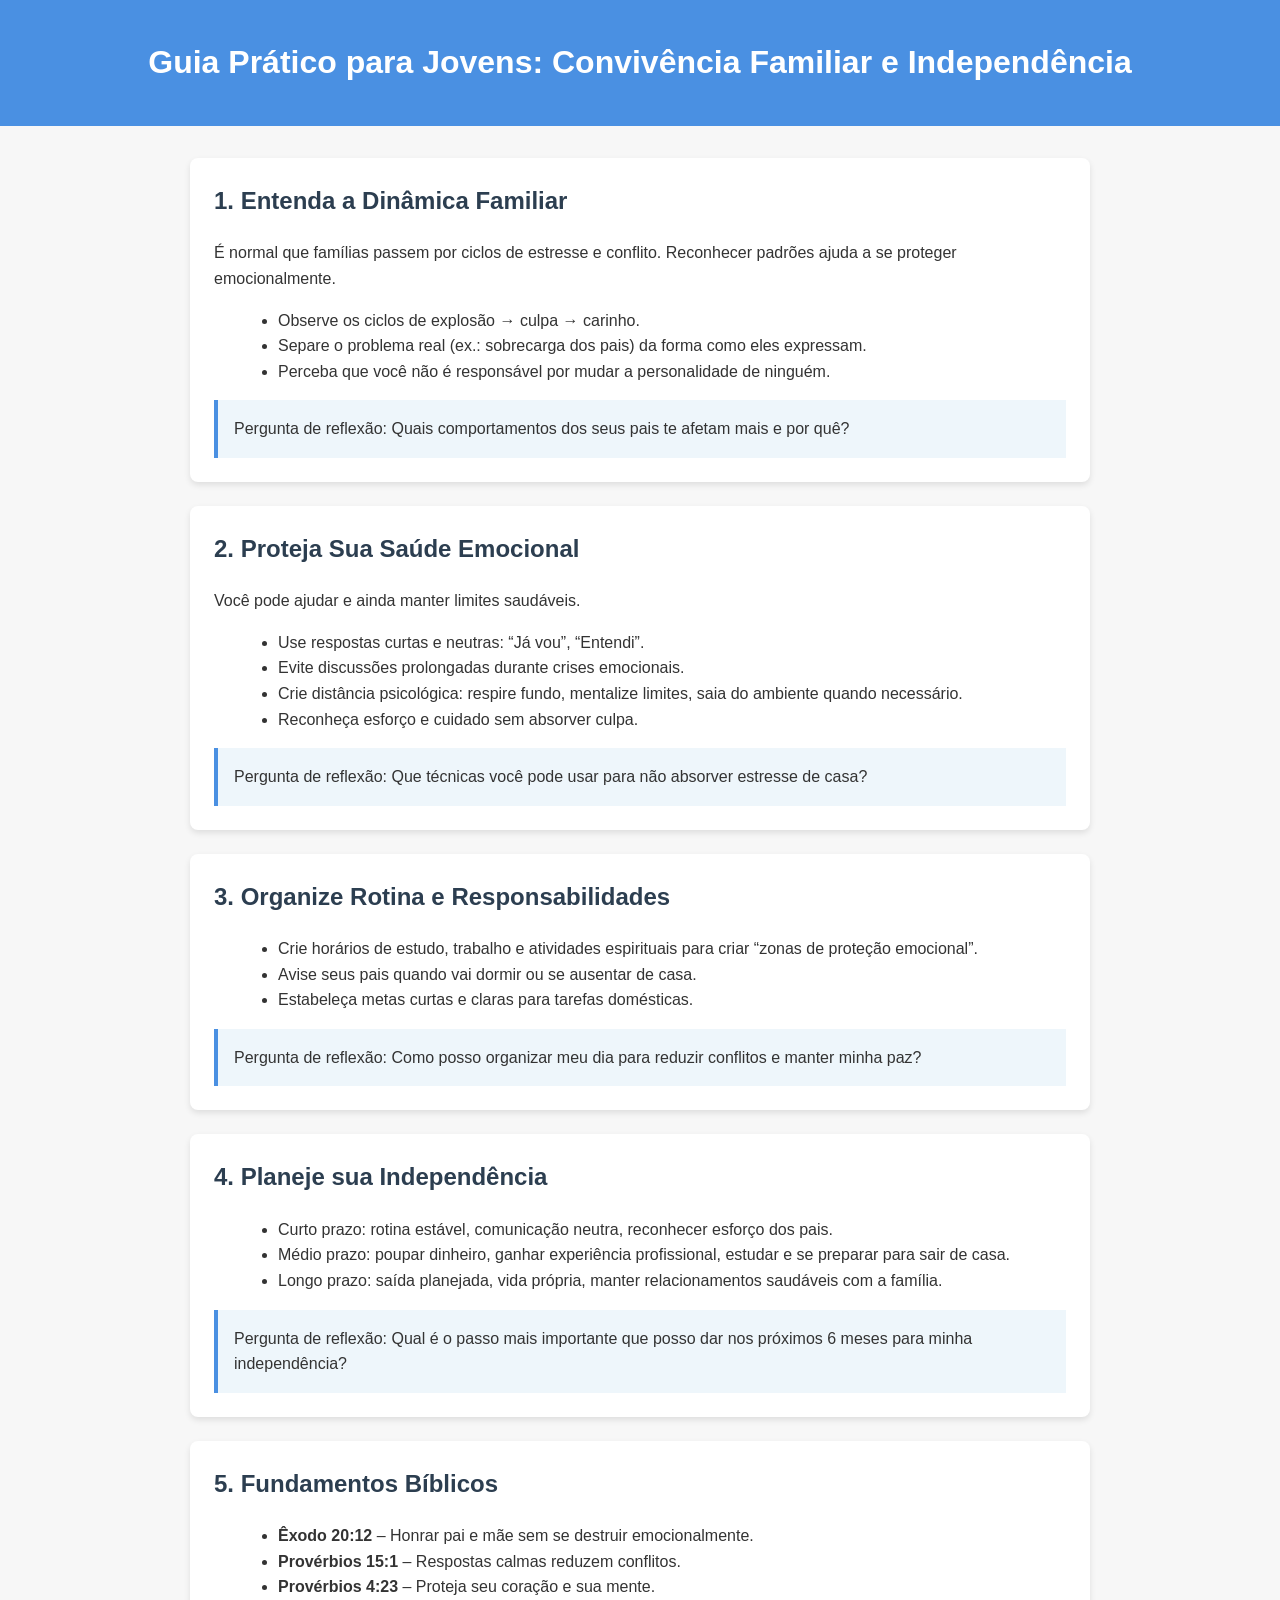
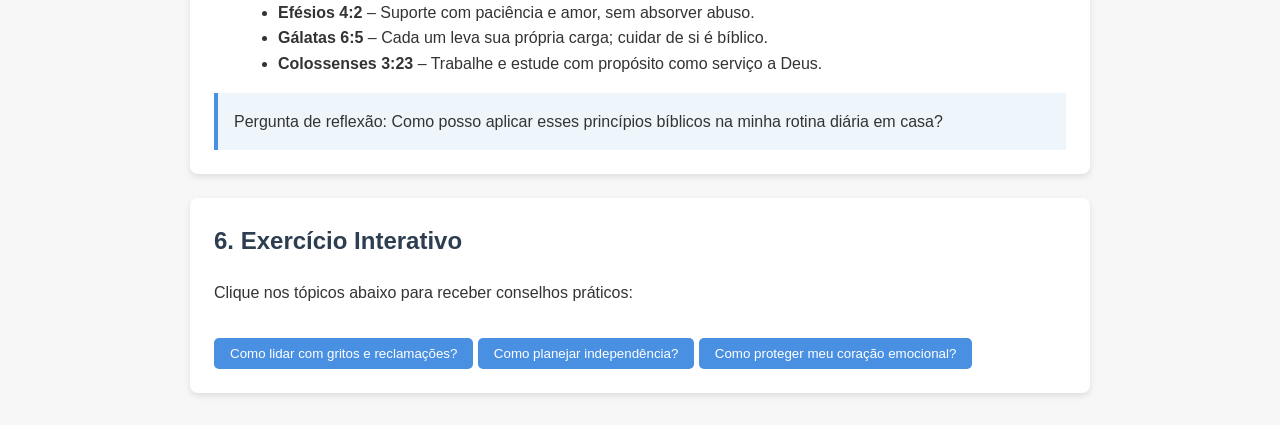
<file: dilema/independencia.html>
<!DOCTYPE html>
<html lang="pt-BR">
<head>
  <meta charset="UTF-8">
  <meta name="viewport" content="width=device-width, initial-scale=1.0">
  <title>Guia para Jovens - Convivência Familiar e Independência</title>
  <style>
    body {
      font-family: Arial, sans-serif;
      line-height: 1.6;
      background-color: #f7f7f7;
      color: #333;
      margin: 0;
      padding: 0;
    }

    header {
      background-color: #4a90e2;
      color: white;
      padding: 1rem 2rem;
      text-align: center;
    }

    main {
      max-width: 900px;
      margin: 2rem auto;
      padding: 0 1rem;
    }

    section {
      background: white;
      padding: 1.5rem;
      margin-bottom: 1.5rem;
      border-radius: 8px;
      box-shadow: 0 3px 6px rgba(0,0,0,0.1);
    }

    h2 {
      color: #2c3e50;
      margin-top: 0;
    }

    ul {
      margin-left: 1.5rem;
    }

    button {
      background-color: #4a90e2;
      color: white;
      border: none;
      padding: 0.5rem 1rem;
      border-radius: 5px;
      cursor: pointer;
      margin-top: 1rem;
    }

    button:hover {
      background-color: #357ab8;
    }

    .hidden {
      display: none;
    }

    .reflection {
      background-color: #eef6fb;
      padding: 1rem;
      margin-top: 1rem;
      border-left: 4px solid #4a90e2;
    }

  </style>
</head>
<body>
  <header>
    <h1>Guia Prático para Jovens: Convivência Familiar e Independência</h1>
  </header>

  <main>

    <section>
      <h2>1. Entenda a Dinâmica Familiar</h2>
      <p>É normal que famílias passem por ciclos de estresse e conflito. Reconhecer padrões ajuda a se proteger emocionalmente.</p>
      <ul>
        <li>Observe os ciclos de explosão → culpa → carinho.</li>
        <li>Separe o problema real (ex.: sobrecarga dos pais) da forma como eles expressam.</li>
        <li>Perceba que você não é responsável por mudar a personalidade de ninguém.</li>
      </ul>
      <div class="reflection">
        Pergunta de reflexão: Quais comportamentos dos seus pais te afetam mais e por quê?
      </div>
    </section>

    <section>
      <h2>2. Proteja Sua Saúde Emocional</h2>
      <p>Você pode ajudar e ainda manter limites saudáveis.</p>
      <ul>
        <li>Use respostas curtas e neutras: “Já vou”, “Entendi”.</li>
        <li>Evite discussões prolongadas durante crises emocionais.</li>
        <li>Crie distância psicológica: respire fundo, mentalize limites, saia do ambiente quando necessário.</li>
        <li>Reconheça esforço e cuidado sem absorver culpa.</li>
      </ul>
      <div class="reflection">
        Pergunta de reflexão: Que técnicas você pode usar para não absorver estresse de casa?
      </div>
    </section>

    <section>
      <h2>3. Organize Rotina e Responsabilidades</h2>
      <ul>
        <li>Crie horários de estudo, trabalho e atividades espirituais para criar “zonas de proteção emocional”.</li>
        <li>Avise seus pais quando vai dormir ou se ausentar de casa.</li>
        <li>Estabeleça metas curtas e claras para tarefas domésticas.</li>
      </ul>
      <div class="reflection">
        Pergunta de reflexão: Como posso organizar meu dia para reduzir conflitos e manter minha paz?
      </div>
    </section>

    <section>
      <h2>4. Planeje sua Independência</h2>
      <ul>
        <li>Curto prazo: rotina estável, comunicação neutra, reconhecer esforço dos pais.</li>
        <li>Médio prazo: poupar dinheiro, ganhar experiência profissional, estudar e se preparar para sair de casa.</li>
        <li>Longo prazo: saída planejada, vida própria, manter relacionamentos saudáveis com a família.</li>
      </ul>
      <div class="reflection">
        Pergunta de reflexão: Qual é o passo mais importante que posso dar nos próximos 6 meses para minha independência?
      </div>
    </section>

    <section>
      <h2>5. Fundamentos Bíblicos</h2>
      <ul>
        <li><strong>Êxodo 20:12</strong> – Honrar pai e mãe sem se destruir emocionalmente.</li>
        <li><strong>Provérbios 15:1</strong> – Respostas calmas reduzem conflitos.</li>
        <li><strong>Provérbios 4:23</strong> – Proteja seu coração e sua mente.</li>
        <li><strong>Efésios 4:2</strong> – Suporte com paciência e amor, sem absorver abuso.</li>
        <li><strong>Gálatas 6:5</strong> – Cada um leva sua própria carga; cuidar de si é bíblico.</li>
        <li><strong>Colossenses 3:23</strong> – Trabalhe e estude com propósito como serviço a Deus.</li>
      </ul>
      <div class="reflection">
        Pergunta de reflexão: Como posso aplicar esses princípios bíblicos na minha rotina diária em casa?
      </div>
    </section>

    <section>
      <h2>6. Exercício Interativo</h2>
      <p>Clique nos tópicos abaixo para receber conselhos práticos:</p>
      <button onclick="toggleAdvice('advice1')">Como lidar com gritos e reclamações?</button>
      <div id="advice1" class="hidden">
        <ul>
          <li>Respire fundo antes de responder.</li>
          <li>Use respostas curtas e neutras.</li>
          <li>Saia do ambiente se sentir sobrecarregado.</li>
        </ul>
      </div>

      <button onclick="toggleAdvice('advice2')">Como planejar independência?</button>
      <div id="advice2" class="hidden">
        <ul>
          <li>Organize finanças e poupança.</li>
          <li>Estabeleça metas de estudo e trabalho.</li>
          <li>Crie prazos para sair de casa de forma segura.</li>
        </ul>
      </div>

      <button onclick="toggleAdvice('advice3')">Como proteger meu coração emocional?</button>
      <div id="advice3" class="hidden">
        <ul>
          <li>Pratique distância psicológica.</li>
          <li>Não absorva culpa que não é sua.</li>
          <li>Fortaleça fé e propósito espiritual diariamente.</li>
        </ul>
      </div>
    </section>

  </main>

  <script>
    function toggleAdvice(id) {
      const element = document.getElementById(id);
      element.classList.toggle('hidden');
    }
  </script>
</body>
</html>
</file>
<file: atlas-biblico-historico/styles.css>
:root {
  --bg:#f4efe5;--paper:#fffdf8;--ink:#2b2925;--muted:#716b61;--line:#b8aa91;
  --accent:#6d4a35;--accent-2:#96694c;--gold:#b98b37;--blue:#5d7180;--violet:#7b5f91;
  --border:#ddd2c0;--shadow:0 12px 30px rgba(56,42,28,.10);
}
*{box-sizing:border-box}html,body{margin:0;min-height:100%;font-family:Inter,system-ui,sans-serif;background:var(--bg);color:var(--ink)}body{padding-bottom:36px}
.topbar{display:flex;justify-content:space-between;gap:24px;align-items:end;padding:30px clamp(20px,4vw,64px) 18px;border-bottom:1px solid var(--border);background:rgba(255,253,248,.91);backdrop-filter:blur(8px);position:sticky;top:0;z-index:30}
.eyebrow{margin:0 0 6px;text-transform:uppercase;letter-spacing:.14em;font-size:.72rem;font-weight:700;color:var(--accent-2)}h1,h2,h3{font-family:"Libre Baskerville",Georgia,serif;margin-top:0}h1{margin-bottom:8px;font-size:clamp(1.7rem,3vw,2.7rem)}.subtitle{margin:0;color:var(--muted);max-width:780px}.header-actions{display:flex;gap:10px;flex-wrap:wrap}.button{border:1px solid var(--accent);background:var(--accent);color:white;padding:10px 14px;border-radius:10px;font-weight:700;cursor:pointer}.button.secondary{background:transparent;color:var(--accent)}
.stats{margin:16px clamp(20px,4vw,64px) 0;display:grid;grid-template-columns:repeat(4,minmax(120px,1fr));gap:10px}.stats>div{background:rgba(255,253,248,.72);border:1px solid var(--border);border-radius:13px;padding:12px 14px;display:flex;gap:8px;align-items:baseline}.stats strong{font-family:"Libre Baskerville",Georgia,serif;font-size:1.05rem;color:var(--accent)}.stats span{font-size:.72rem;color:var(--muted)}
.controls{margin:14px clamp(20px,4vw,64px) 18px;display:flex;gap:14px;align-items:end;flex-wrap:wrap}.controls label{display:grid;gap:7px;font-size:.76rem;font-weight:700;color:var(--muted)}.controls input[type=search],.controls select{width:min(315px,80vw);padding:10px 11px;border:1px solid var(--border);border-radius:10px;background:var(--paper);color:var(--ink);outline:none}.controls input:focus,.controls select:focus{border-color:var(--accent-2);box-shadow:0 0 0 3px rgba(154,111,79,.12)}.toggle-row{grid-auto-flow:column;align-items:center;padding-bottom:10px}
.layout{display:grid;grid-template-columns:minmax(0,1fr) 370px;gap:18px;padding:0 clamp(20px,4vw,64px)}.map-panel,.details-panel,.timeline-section,.chronology-section{background:var(--paper);border:1px solid var(--border);border-radius:18px;box-shadow:var(--shadow)}.map-panel{min-width:0;overflow:hidden;position:relative}.legend{display:flex;gap:15px;flex-wrap:wrap;padding:12px 14px;border-bottom:1px solid var(--border);font-size:.72rem;color:var(--muted);align-items:center}
.dot{display:inline-block;width:10px;height:10px;border-radius:50%;margin-right:5px;background:white;border:2px solid var(--accent)}.dot.people{border-color:var(--blue);background:#eef4f6}.dot.noted{border-color:var(--gold)}.line-sample{display:inline-block;width:24px;border-top:2px solid var(--line);margin-right:6px;transform:translateY(-2px)}.line-sample.variant{border-top:2px dashed var(--violet)}
.viewport{height:690px;position:relative;overflow:hidden;cursor:grab;touch-action:none;background-image:radial-gradient(circle at 1px 1px,rgba(111,78,55,.12) 1px,transparent 0);background-size:24px 24px}.viewport.dragging{cursor:grabbing}.world{position:absolute;left:0;top:0;transform-origin:0 0}.connections{position:absolute;inset:0;overflow:visible}.edge{stroke:var(--line);stroke-width:2;fill:none;transition:.18s}.edge.ancestor{stroke:#9ca9ad}.edge.spouse{stroke:var(--gold);stroke-width:1.8;stroke-dasharray:5 4}.edge.mother{stroke:#c7a98b;stroke-width:1.4;stroke-dasharray:2 5}.edge.variant-edge{stroke:var(--violet);stroke-width:2.2;stroke-dasharray:8 6}.edge.highlight{stroke:var(--accent);stroke-width:3.8;opacity:1}.edge.variant-edge.highlight{stroke:var(--violet)}.muted-edge{opacity:.13}
.node{position:absolute;transform:translate(-50%,-50%);width:145px;min-height:56px;border-radius:14px;border:2px solid var(--accent);background:#fffdf9;padding:8px 9px;text-align:center;cursor:pointer;box-shadow:0 6px 12px rgba(46,36,25,.08);transition:.16s ease;color:var(--ink)}.node:hover{transform:translate(-50%,-50%) scale(1.045);box-shadow:0 9px 18px rgba(46,36,25,.14);z-index:4}.node.selected{background:var(--accent);color:#fff}.node.people-node{border-color:var(--blue);background:#f4f8f9}.node.noted{box-shadow:0 0 0 3px rgba(185,139,55,.13),0 6px 12px rgba(46,36,25,.08)}.node.variant-node{border-color:var(--violet);border-style:dashed;background:#faf6fd}.node.context-node{border-color:var(--gold);border-style:dotted;background:#fffaf0}.node.muted{opacity:.16;filter:grayscale(.7)}.node .name{display:block;font-weight:800;font-size:.88rem}.node .alias{display:block;font-size:.64rem;opacity:.72;margin-top:3px}.node .kind{display:inline-block;font-size:.57rem;text-transform:uppercase;letter-spacing:.08em;margin-top:5px;padding:2px 5px;border-radius:999px;background:rgba(93,113,128,.10);color:var(--blue)}.variant-node .kind{color:var(--violet);background:rgba(123,95,145,.10)}
.zoom-help{border-top:1px solid var(--border);padding:10px 14px;color:var(--muted);font-size:.72rem}.details-panel{padding:22px;min-height:690px;max-height:760px;overflow:auto}.empty-state{text-align:center;padding:90px 16px;color:var(--muted)}.seal{width:52px;height:52px;border:1px solid var(--border);border-radius:50%;display:grid;place-items:center;margin:0 auto 18px;color:var(--gold)}.person-kicker{font-size:.7rem;color:var(--accent-2);font-weight:700;letter-spacing:.08em;text-transform:uppercase;margin-bottom:8px}.person-title{margin-bottom:6px;font-size:1.55rem}.aliases{margin:0 0 12px;color:var(--muted);font-size:.8rem}.summary{font-size:.84rem;line-height:1.55;color:#514b43;background:#faf6ed;padding:10px 12px;border-radius:10px}.info-block{padding:13px 0;border-top:1px solid var(--border)}.info-block h3{font-size:.92rem;margin-bottom:8px}.info-block p,.info-block li{font-size:.8rem;line-height:1.55;color:#575148}.ref-chip{display:inline-block;border:1px solid var(--border);background:#faf6ec;padding:5px 8px;margin:3px 4px 3px 0;border-radius:999px;font-size:.68rem;color:var(--accent)}.note{padding:10px 12px;background:#fff8dd;border:1px solid #ead79b;border-radius:10px;font-size:.76rem;line-height:1.5}.note.small{margin-top:8px}.mini-variant{font-size:.58rem;text-transform:uppercase;color:var(--violet);border:1px dashed var(--violet);border-radius:999px;padding:1px 4px}.variant-box{padding:9px 10px;border-left:3px solid var(--violet);background:#faf6fd;border-radius:0 9px 9px 0;font-size:.74rem;line-height:1.5;margin-bottom:7px;color:#59505f}
.timeline-section,.chronology-section{margin:20px clamp(20px,4vw,64px) 0;padding:22px}.section-heading{display:flex;justify-content:space-between;gap:20px;align-items:start}.timeline-note{max-width:560px;color:var(--muted);font-size:.78rem;margin-top:0;line-height:1.5}.timeline{display:grid;grid-auto-flow:column;grid-auto-columns:minmax(205px,1fr);gap:12px;overflow-x:auto;padding:10px 2px 8px}.timeline-card{border-top:4px solid var(--accent-2);padding:12px;background:#fbf7ee;border-radius:8px 8px 12px 12px;min-height:145px}.timeline-card .stage{font-size:.64rem;color:var(--accent-2);text-transform:uppercase;font-weight:800}.timeline-card h3{font-size:.9rem;margin:6px 0}.timeline-card p{font-size:.73rem;color:var(--muted);line-height:1.45}
.age-grid{display:grid;grid-template-columns:repeat(auto-fit,minmax(205px,1fr));gap:10px}.age-card{border:1px solid var(--border);background:#fcf9f2;border-radius:12px;padding:12px}.age-card h3{font-size:.88rem;margin-bottom:10px}.age-values{display:flex;gap:16px;margin-bottom:8px}.age-values span{display:grid}.age-values strong{font-size:1.2rem;color:var(--accent)}.age-values small{font-size:.62rem;color:var(--muted);margin-top:2px}.age-card p{font-size:.68rem;line-height:1.4;color:var(--muted);margin:7px 0 0}
footer{text-align:center;color:var(--muted);font-size:.7rem;line-height:1.5;padding:26px 20px 0;max-width:1000px;margin:auto}
@media(max-width:1050px){.layout{grid-template-columns:1fr}.details-panel{min-height:auto;max-height:none}.topbar{align-items:start;flex-direction:column}.stats{grid-template-columns:repeat(2,1fr)}}
@media(max-width:640px){.viewport{height:570px}.section-heading{flex-direction:column}.timeline-section,.chronology-section{padding:16px}.stats{grid-template-columns:1fr 1fr}.stats>div{display:grid;gap:2px}.node{width:132px}.controls input[type=search],.controls select{width:min(100%,88vw)}}
.sources-section{margin:20px clamp(20px,4vw,64px) 0;padding:22px;background:var(--paper);border:1px solid var(--border);border-radius:18px;box-shadow:var(--shadow)}
.source-grid{display:grid;grid-template-columns:repeat(auto-fit,minmax(210px,1fr));gap:10px}.source-grid article{border:1px solid var(--border);border-radius:12px;padding:13px;background:#fcf9f2}.source-grid strong{font-family:"Libre Baskerville",Georgia,serif;font-size:.82rem}.source-grid p{font-size:.72rem;line-height:1.5;color:var(--muted);margin:7px 0 0}

/* v0.3 — estudo, linhagem e expansão patriarcal */
.line-sample.mother-line{border-top:2px dashed #c7a98b}
.line-sample.spouse-line{border-top:2px dashed var(--gold)}
.edge.lineage-edge{stroke:#2f6d4f;stroke-width:4.4;opacity:1}
.edge.variant-edge.lineage-edge{stroke:var(--violet)}
.node.lineage-node{box-shadow:0 0 0 4px rgba(47,109,79,.20),0 8px 18px rgba(46,36,25,.12);border-color:#2f6d4f}
.node.selected.lineage-node{background:var(--accent);border-color:#2f6d4f}
.detail-actions{display:flex;gap:8px;flex-wrap:wrap;margin:10px 0 4px}.button.small{padding:7px 10px;font-size:.72rem}
.study-section{margin:20px clamp(20px,4vw,64px) 0;padding:22px;background:var(--paper);border:1px solid var(--border);border-radius:18px;box-shadow:var(--shadow)}
.quiz-shell{display:grid;grid-template-columns:minmax(0,1.45fr) minmax(240px,.55fr);gap:14px;align-items:stretch}.quiz-main,.study-tip{border:1px solid var(--border);border-radius:14px;background:#fcf9f2;padding:16px}.quiz-meta{display:flex;justify-content:space-between;gap:16px;font-size:.68rem;text-transform:uppercase;letter-spacing:.08em;color:var(--muted);font-weight:800}.quiz-meta strong{color:var(--accent)}.quiz-main h3{font-size:1rem;margin:14px 0}.quiz-answers{display:grid;grid-template-columns:repeat(2,minmax(0,1fr));gap:9px}.quiz-answer{border:1px solid var(--border);border-radius:10px;background:white;color:var(--ink);padding:10px 12px;text-align:left;font-weight:700;cursor:pointer;transition:.15s}.quiz-answer:hover:not(:disabled){border-color:var(--accent-2);transform:translateY(-1px)}.quiz-answer.correct{border-color:#3f7f5d;background:#eef8f1}.quiz-answer.wrong{border-color:#a55f57;background:#fff1ee}.quiz-answer:disabled{cursor:default}.quiz-feedback{min-height:28px;padding-top:10px;font-size:.78rem;color:var(--muted)}.text-button{border:0;background:transparent;color:var(--accent);font-weight:800;cursor:pointer;padding:4px}.study-tip strong{font-family:"Libre Baskerville",Georgia,serif;font-size:.9rem}.study-tip p{font-size:.75rem;line-height:1.55;color:var(--muted)}.timeline-card.clickable{cursor:pointer;transition:.16s}.timeline-card.clickable:hover{transform:translateY(-2px);box-shadow:0 8px 18px rgba(56,42,28,.08)}
@media(max-width:820px){.quiz-shell{grid-template-columns:1fr}.quiz-answers{grid-template-columns:1fr}}


/* ===== v0.4 — Atlas Bíblico-Histórico ===== */
.atlas-topbar{position:relative;top:auto}
.atlas-tabs{position:sticky;top:0;z-index:40;display:flex;gap:8px;overflow-x:auto;padding:10px clamp(20px,4vw,64px);background:rgba(244,239,229,.96);backdrop-filter:blur(8px);border-bottom:1px solid var(--border)}
.atlas-tab{white-space:nowrap;border:1px solid var(--border);background:var(--paper);color:var(--muted);padding:9px 13px;border-radius:999px;font-weight:800;cursor:pointer}
.atlas-tab.active{background:var(--accent);color:white;border-color:var(--accent)}
.atlas-stats{margin-top:14px}
.atlas-page{display:none}
.atlas-page.active{display:block}
.page-intro{margin:18px clamp(20px,4vw,64px);display:flex;justify-content:space-between;gap:24px;align-items:flex-end}
.page-intro h2{margin-bottom:8px}
.page-intro p{max-width:820px;color:var(--muted);line-height:1.55}
.compact-controls{display:flex;align-items:flex-end;gap:10px;flex-wrap:wrap}
.compact-controls label{display:grid;gap:5px;font-size:.72rem;color:var(--muted);font-weight:800}
.compact-controls select,.history-search{border:1px solid var(--border);background:var(--paper);border-radius:10px;padding:9px 10px;color:var(--ink)}
.focus-shell{display:grid;grid-template-columns:minmax(0,1fr) 340px;gap:18px;margin:0 clamp(20px,4vw,64px)}
.focus-panel,.focus-notes,.source-callout,.rulers-section,.tradition-layout>section,.tradition-details,.brazil-section{background:var(--paper);border:1px solid var(--border);border-radius:18px;box-shadow:var(--shadow)}
.focus-panel{padding:18px;overflow:hidden}
.focus-notes{padding:18px;max-height:820px;overflow:auto}
.focus-stage{border:1px solid var(--border);border-radius:14px;padding:14px;margin-bottom:12px;background:#fcf9f2}
.focus-stage.common-stage{border-left:5px solid var(--accent)}
.focus-stage.matthew-stage{border-left:5px solid #8a5b4a}
.focus-stage.luke-stage{border-left:5px solid #5d7180}
.focus-stage.chronicles-stage{border-left:5px solid #8b7a52}
.focus-stage-title{display:flex;gap:10px;align-items:center;margin-bottom:12px}
.focus-stage-title>span{width:30px;height:30px;border-radius:50%;display:grid;place-items:center;background:var(--accent);color:#fff;font-weight:900;font-size:.75rem;flex:0 0 auto}
.matthew-stage .focus-stage-title>span{background:#8a5b4a}.luke-stage .focus-stage-title>span{background:#5d7180}.chronicles-stage .focus-stage-title>span{background:#8b7a52}
.focus-stage-title strong{display:block;font-family:"Libre Baskerville",Georgia,serif;font-size:.9rem}
.focus-stage-title small{display:block;color:var(--muted);margin-top:2px}
.focus-sequence{display:flex;align-items:center;gap:7px;overflow-x:auto;padding:5px 2px 10px;min-height:65px}
.focus-person{flex:0 0 auto;min-width:105px;max-width:150px;border:1px solid var(--border);background:white;border-radius:11px;padding:8px 9px;color:var(--ink);cursor:pointer;box-shadow:0 3px 8px rgba(45,34,23,.05)}
.focus-person:hover{border-color:var(--accent-2);transform:translateY(-1px)}
.focus-person span{display:block;font-weight:900;font-size:.78rem}
.focus-person small{display:block;font-size:.59rem;color:var(--muted);margin-top:3px}
.focus-person.matthew{border-color:#caa58f}.focus-person.luke{border-color:#9aadb7}.focus-person.chronicles{border-color:#c0b28c}
.seq-arrow{color:var(--line);font-weight:900;flex:0 0 auto}
.generation-gap{border:1px dashed var(--accent-2);background:#fff8ef;color:var(--accent);border-radius:999px;padding:6px 9px;font-size:.67rem;font-weight:800;cursor:pointer;flex:0 0 auto}
.fork-label{display:flex;align-items:center;gap:10px;margin:15px 2px;color:var(--muted);font-size:.72rem}
.fork-label span{background:var(--accent);color:white;border-radius:999px;padding:6px 10px;font-weight:900}
.focus-note{border-top:1px solid var(--border);padding:12px 0}
.focus-note:first-of-type{border-top:0}
.focus-note strong,.focus-note h4{font-family:"Libre Baskerville",Georgia,serif;margin:0 0 6px}
.focus-note p{font-size:.76rem;line-height:1.55;color:var(--muted);margin:0}
.note-label{font-size:.6rem;text-transform:uppercase;letter-spacing:.09em;color:var(--accent-2);font-weight:900}
.selected-person-note{background:#fbf6ea;margin:-4px -6px 8px;padding:12px;border-radius:12px}
.source-callout{margin:16px clamp(20px,4vw,64px);padding:13px 16px;display:flex;gap:9px;align-items:flex-start;font-size:.78rem;line-height:1.5}
.source-callout strong{color:var(--accent)}

.compact-subsection{box-shadow:none}
.history-timeline{margin:0 clamp(20px,4vw,64px);position:relative}
.history-timeline:before{content:"";position:absolute;left:130px;top:0;bottom:0;width:2px;background:var(--border)}
.history-event{display:grid;grid-template-columns:110px 40px minmax(0,1fr);gap:0;align-items:start;margin:0 0 10px}
.history-date{text-align:right;padding:14px 10px 0 0;font-size:.72rem;font-weight:900;color:var(--accent)}
.history-dot{width:12px;height:12px;border-radius:50%;background:var(--accent-2);border:3px solid var(--bg);margin:15px auto 0;z-index:2}
.history-card{background:var(--paper);border:1px solid var(--border);border-radius:13px;padding:12px 14px;box-shadow:0 5px 12px rgba(56,42,28,.05)}
.history-card h3{font-size:.92rem;margin:4px 0}
.history-card p{font-size:.75rem;color:var(--muted);line-height:1.55;margin:0}
.history-era{font-size:.61rem;text-transform:uppercase;letter-spacing:.08em;color:var(--accent-2);font-weight:900}
.kind-perseguicao .history-dot,.kind-martirio .history-dot{background:#985e54}
.kind-concilio .history-dot,.kind-teologia .history-dot{background:#6d648e}
.kind-avivamento .history-dot{background:#7f7a3a}
.kind-dispersao .history-dot,.kind-exilio .history-dot{background:#5d7180}
.kind-brasil .history-dot{background:#56785e}
.no-results{padding:20px;background:var(--paper);border-radius:12px;border:1px solid var(--border)}
.rulers-section{margin:18px clamp(20px,4vw,64px);padding:20px}
.ruler-track{border-top:1px solid var(--border);padding:14px 0}
.ruler-track:first-child{border-top:0}
.ruler-heading{display:flex;justify-content:space-between;gap:16px;align-items:start}
.ruler-heading h3{font-size:.95rem}
.ruler-heading p{max-width:560px;color:var(--muted);font-size:.7rem;line-height:1.45;margin-top:0}
.ruler-strip{display:flex;gap:8px;overflow-x:auto;padding-bottom:8px}
.ruler-card{flex:0 0 145px;border:1px solid var(--border);border-radius:11px;padding:10px;background:#fcf9f2}
.ruler-card strong{display:block;font-size:.78rem}.ruler-card span{display:block;color:var(--accent);font-size:.67rem;font-weight:800;margin-top:4px}.ruler-card small{display:block;color:var(--muted);font-size:.61rem;line-height:1.4;margin-top:6px}

.tradition-legend{display:flex;gap:12px;flex-wrap:wrap;font-size:.68rem;color:var(--muted)}
.edge-pill{display:inline-block;width:22px;border-top:3px solid var(--line);margin-right:5px;transform:translateY(-2px)}
.edge-pill.reforma{border-color:#9a6d4c}.edge-pill.separacao{border-color:#8f596c;border-top-style:dashed}.edge-pill.influencia{border-color:#63788c;border-top-style:dotted}
.tradition-layout{display:grid;grid-template-columns:minmax(0,1fr) 340px;gap:18px;margin:0 clamp(20px,4vw,64px)}
.tradition-layout>section{overflow:auto;min-height:650px}
.tradition-map{overflow:auto;min-height:650px;background-image:radial-gradient(circle at 1px 1px,rgba(111,78,55,.10) 1px,transparent 0);background-size:24px 24px}
.tradition-world{position:relative;min-width:100%}
.tradition-svg{position:absolute;left:0;top:0;overflow:visible}
.tradition-edge{fill:none;stroke:var(--line);stroke-width:2;opacity:.75}
.tradition-edge.type-reforma,.tradition-edge.type-reforma_interna{stroke:#9a6d4c}
.tradition-edge.type-separacao{stroke:#8f596c;stroke-dasharray:7 5}
.tradition-edge.type-influencia,.tradition-edge.type-sobreposicao{stroke:#63788c;stroke-dasharray:2 5}
.tradition-edge.type-revival,.tradition-edge.type-renovacao{stroke:#7d7c46}
.tradition-node{position:absolute;transform:translate(-50%,-50%);width:164px;min-height:64px;border:2px solid var(--accent);border-radius:12px;background:#fffdf8;padding:8px;text-align:center;cursor:pointer;color:var(--ink);box-shadow:0 5px 12px rgba(46,36,25,.08)}
.tradition-node:hover,.tradition-node.selected{background:var(--accent);color:white;z-index:5}
.tradition-node strong{display:block;font-size:.73rem;line-height:1.2}.tradition-node small{display:block;margin-top:4px;font-size:.57rem;opacity:.75}
.tradition-details{padding:18px;min-height:650px}
.tradition-details>p{font-size:.78rem;line-height:1.55;color:var(--muted)}
.tradition-detail-block{border-top:1px solid var(--border);padding:12px 0}
.tradition-detail-block strong{font-family:"Libre Baskerville",Georgia,serif;font-size:.82rem}
.tradition-detail-block p{font-size:.72rem;line-height:1.5;color:var(--muted)}
.relation-tag{display:inline-block;border:1px solid var(--border);border-radius:999px;padding:2px 5px;font-size:.58rem;text-transform:uppercase;color:var(--accent);font-weight:900}
.brazil-section{margin:18px clamp(20px,4vw,64px);padding:20px}
.brazil-grid{display:grid;grid-template-columns:repeat(auto-fit,minmax(220px,1fr));gap:10px}
.brazil-card{border:1px solid var(--border);background:#fcf9f2;border-radius:13px;padding:13px}
.brazil-card h3{font-size:.88rem;margin:6px 0}.brazil-card p,.brazil-card div,.brazil-card small{font-size:.7rem;line-height:1.5;color:var(--muted)}
.brazil-year{font-size:.67rem;color:var(--accent);font-weight:900}.brazil-type{display:inline-block;border-radius:999px;background:#eee7d8;padding:3px 7px;font-size:.59rem;color:var(--accent);font-weight:800;margin-bottom:5px}
.standalone-study{margin-top:18px}

@media(max-width:1100px){
  .focus-shell,.tradition-layout{grid-template-columns:1fr}
  .focus-notes,.tradition-details{max-height:none;min-height:auto}
  .page-intro{align-items:flex-start;flex-direction:column}
}
@media(max-width:700px){
  .history-timeline:before{left:20px}
  .history-event{grid-template-columns:40px 1fr}
  .history-date{grid-column:2;text-align:left;padding:0 0 4px;font-size:.68rem}
  .history-dot{grid-column:1;grid-row:1 / span 2;margin:6px auto 0}
  .history-card{grid-column:2}
  .source-callout{display:block}
  .atlas-stats{grid-template-columns:repeat(2,1fr)}
}
.apostolic-section{margin:18px clamp(20px,4vw,64px);padding:20px;background:var(--paper);border:1px solid var(--border);border-radius:18px;box-shadow:var(--shadow)}
.apostolic-grid{display:grid;grid-template-columns:repeat(auto-fit,minmax(210px,1fr));gap:10px}.apostolic-card{border:1px solid var(--border);border-radius:12px;background:#fcf9f2;padding:12px}.apostolic-card>span{font-size:.6rem;text-transform:uppercase;letter-spacing:.08em;color:var(--accent-2);font-weight:900}.apostolic-card h3{font-size:.86rem;margin:6px 0}.apostolic-card p{font-size:.7rem;line-height:1.5;color:var(--muted)}

/* v0.5 — cobertura do cânon */
.atlas-stats{grid-template-columns:repeat(5,minmax(120px,1fr))}
.canon-summary{display:grid;grid-template-columns:repeat(4,minmax(130px,1fr));gap:12px;margin:0 clamp(20px,4vw,64px) 20px}
.canon-summary article{background:var(--paper);border:1px solid var(--border);border-radius:16px;padding:18px;display:flex;flex-direction:column;gap:5px;box-shadow:0 6px 22px rgba(58,46,30,.05)}
.canon-summary strong{font-family:"Libre Baskerville",Georgia,serif;font-size:1.6rem;color:var(--accent)}
.canon-summary span{font-size:.76rem;color:var(--muted)}
.coverage-section,.canon-figures-section{padding:24px clamp(20px,4vw,64px)}
.coverage-grid{display:grid;grid-template-columns:repeat(auto-fit,minmax(250px,1fr));gap:12px}
.coverage-card{background:var(--paper);border:1px solid var(--border);border-radius:16px;padding:16px;display:grid;gap:8px;box-shadow:0 5px 20px rgba(58,46,30,.045)}
.coverage-head{display:flex;justify-content:space-between;gap:10px;align-items:start}.coverage-card h3{margin:0;font-size:1rem}.coverage-card p{margin:0;color:var(--muted);font-size:.82rem;line-height:1.55}
.coverage-scope{font-size:.72rem;color:var(--accent);font-weight:700}.coverage-status{font-size:.64rem;text-transform:uppercase;letter-spacing:.08em;border-radius:999px;padding:5px 8px;border:1px solid var(--border);white-space:nowrap}
.coverage-status.complete,.coverage-status.complete-review,.coverage-status.complete-core{background:rgba(67,119,87,.1);color:#316b48;border-color:rgba(67,119,87,.2)}
.coverage-status.strong,.coverage-status.core{background:rgba(173,120,46,.10);color:#8b6022;border-color:rgba(173,120,46,.22)}
.coverage-status.partial{background:rgba(140,92,76,.09);color:#8a5546;border-color:rgba(140,92,76,.18)}
.canon-figures-grid{display:grid;grid-template-columns:repeat(auto-fit,minmax(245px,1fr));gap:11px}
.canon-figure{background:rgba(255,253,248,.82);border:1px solid var(--border);border-radius:14px;padding:14px;display:grid;gap:7px}
.canon-figure h3{margin:0;font-size:.98rem}.canon-figure .figure-section{font-size:.65rem;text-transform:uppercase;letter-spacing:.08em;color:var(--accent);font-weight:700}.canon-figure .figure-role{font-size:.73rem;color:var(--muted)}.canon-figure p{margin:0;color:var(--muted);font-size:.78rem;line-height:1.5}.canon-figure .refs{display:flex;flex-wrap:wrap;gap:5px}.canon-figure .ref-chip{font-size:.62rem}
.canon-endpoint-note{margin:8px clamp(20px,4vw,64px) 40px}
@media(max-width:1050px){.atlas-stats{grid-template-columns:repeat(3,1fr)}.canon-summary{grid-template-columns:repeat(2,1fr)}}
@media(max-width:640px){.atlas-stats{grid-template-columns:1fr 1fr}.canon-summary{grid-template-columns:1fr 1fr}.coverage-section,.canon-figures-section{padding:18px}}
.edge.genealogy{stroke-dasharray:7 5;opacity:.78}
.line-sample.genealogy-line{border-top:2px dashed var(--line);opacity:.8}
</file>
<file: john/john_verses/style.css>
* {
  margin: 0;
  padding: 0;
  box-sizing: border-box;
  font-family: 'Segoe UI', sans-serif;
}

body {
  background: #0f172a;
  color: #e2e8f0;
}

/* HEADER */
header {
  text-align: center;
  padding: 20px;
  background: #1e293b;
}

header h1 {
  font-size: 1.8rem;
}

/* NAV */
nav {
  display: flex;
  overflow-x: auto;
  padding: 10px;
  background: #020617;
}

nav button {
  background: #334155;
  border: none;
  color: white;
  padding: 10px 14px;
  margin-right: 10px;
  border-radius: 20px;
  cursor: pointer;
  white-space: nowrap;
  transition: 0.3s;
}

nav button.active,
nav button:hover {
  background: #3b82f6;
}

/* MAIN */
main {
  padding: 20px;
}

/* CARD */
.card {
  background: #1e293b;
  padding: 16px;
  border-radius: 12px;
  margin-bottom: 15px;
  cursor: pointer;
  transition: 0.3s;
}

.card:hover {
  transform: scale(1.02);
}

/* VERSE */
.verse {
  font-style: italic;
  color: #cbd5f5;
  margin: 10px 0;
}

/* DETAILS */
.details {
  display: none;
  margin-top: 10px;
  color: #94a3b8;
}

.card.open .details {
  display: block;
}

/* HIGHLIGHT */
.highlight {
  border: 2px solid #3b82f6;
}

/* FOOTER */
footer {
  text-align: center;
  padding: 15px;
  background: #020617;
  font-size: 0.9rem;
}

/* MOBILE */
@media (max-width: 600px) {
  header h1 {
    font-size: 1.5rem;
  }
}
</file>
